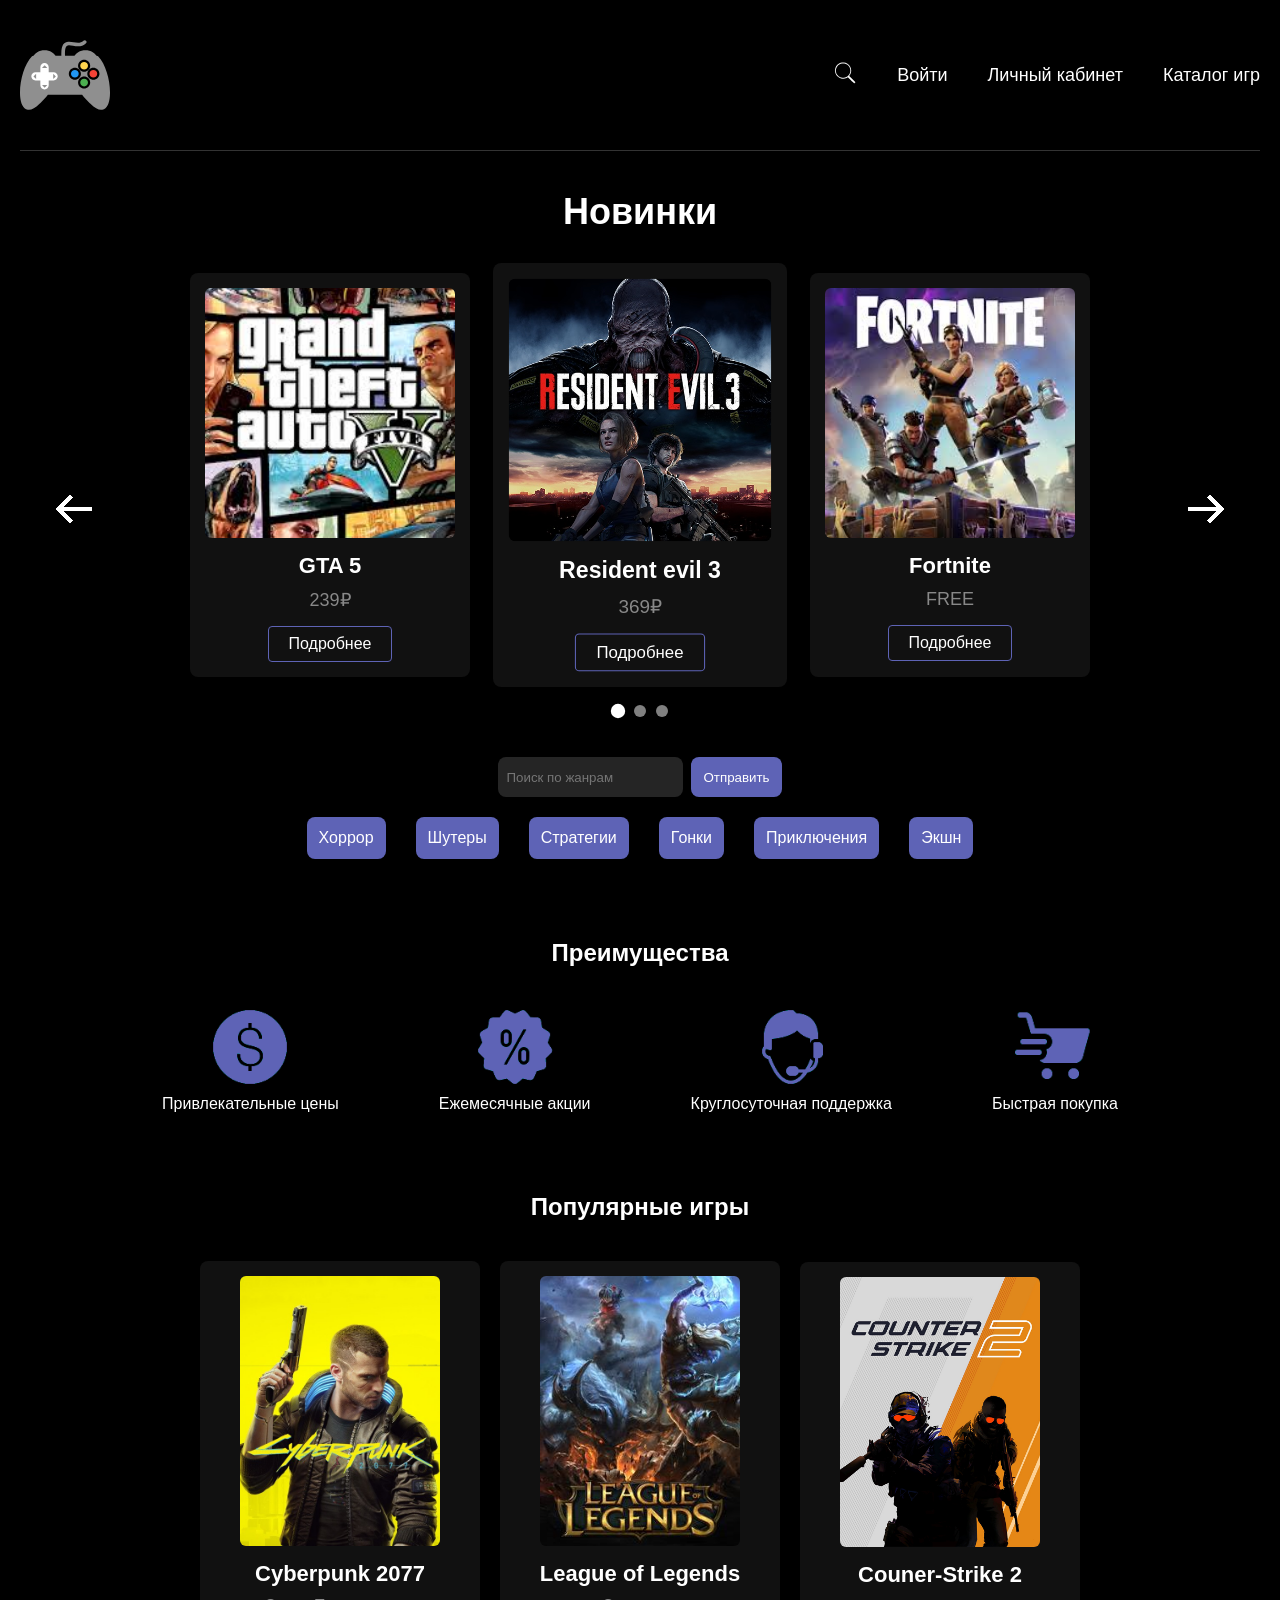
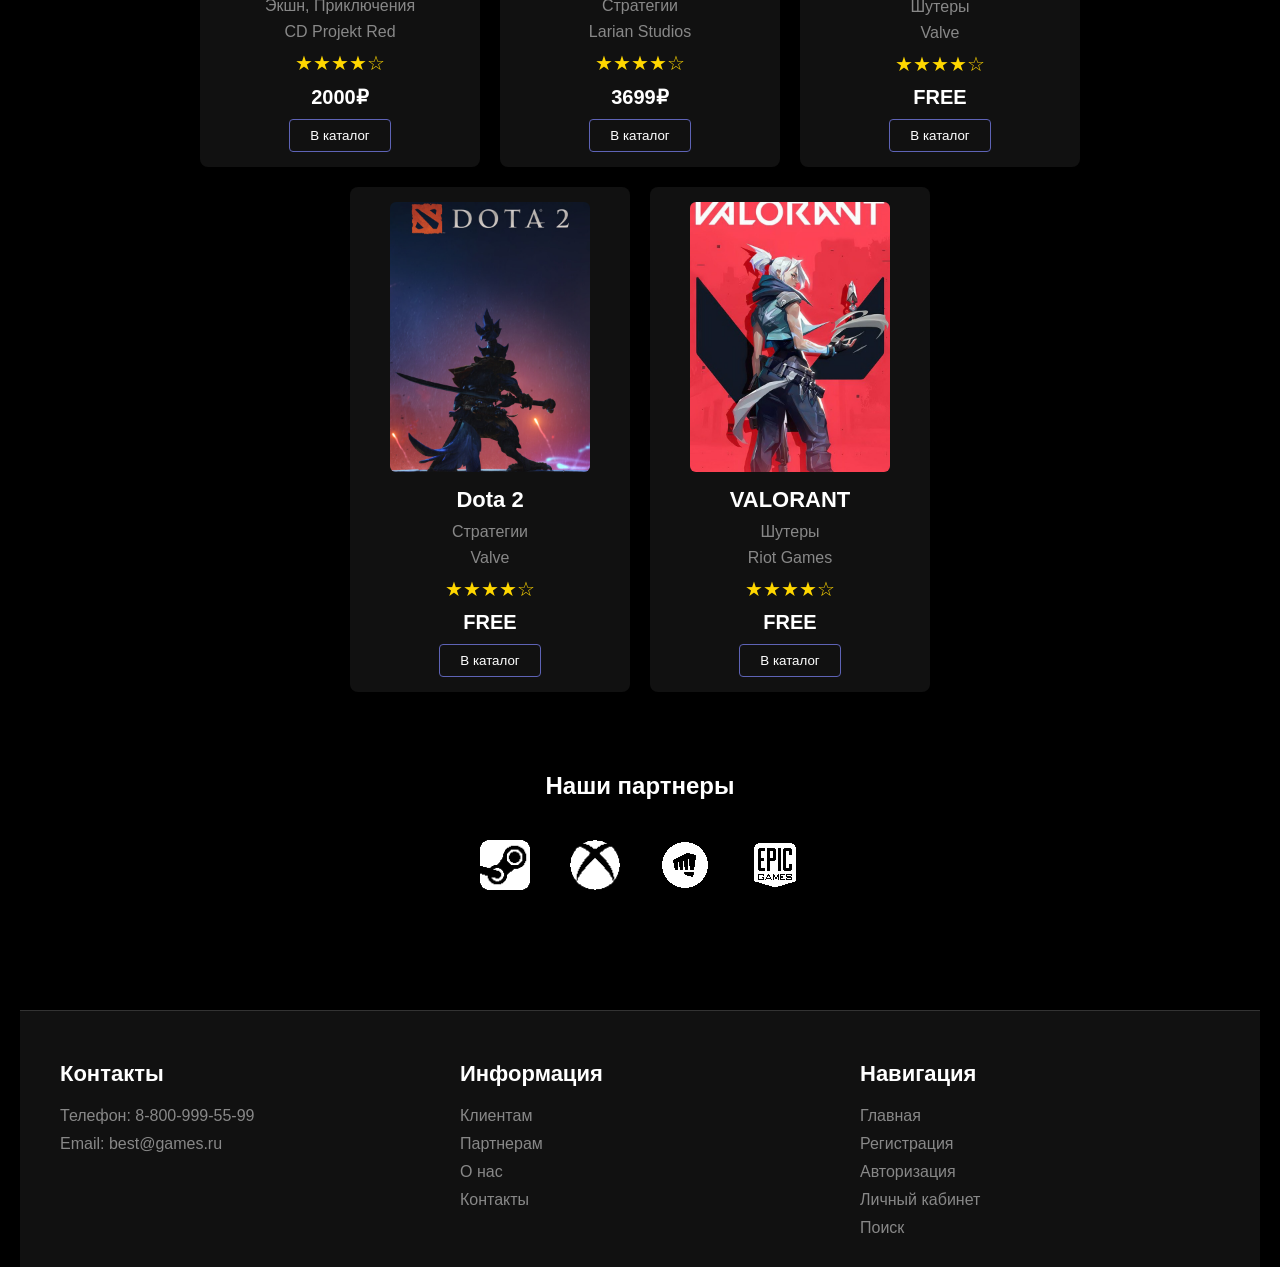
<file: index.html>
<!DOCTYPE html data>
<html lang="ru">

<head>
    <meta charset="UTF-8">
    <meta name="viewport" content="width=device-width, initial-scale=1.0">
    <title>BestGames</title>
    <script>
        (function () {
            const t = localStorage.getItem('user-theme') || 'dark';
            document.documentElement.setAttribute('data-theme', t);
        })();
    </script>
    <link rel="stylesheet" href="css/style.css">
    <script src="./js/theme.js"></script>
    <script src="./js/slider.js"></script>
    <script defer src="./js/mobile-menu.js"></script>

</head>

<body>
    <div class="container">
        <!-- шапка сайта -->
        <header class="header">
            <div class="logo">
                <a href="index.html"><img src="images/logo.svg" alt="logo"></a>
            </div>
            <!-- Навигация -->
            <nav class="nav">
                <button class="m-menu">
                    <img class="burger-menu" src="/images/mobile-menu.png" alt="mobile menu">
                </button>
                <ul class="menu">
                    <li class="menu-item">
                        <a href="#search"><img class="icon-search" src="images/search.svg" alt="search"></a>
                    </li>
                    <li class="menu-item">
                        <a href="login.html">Войти</a>
                    </li>
                    <li class="menu-item">
                        <a href="profile.html">Личный кабинет</a>
                    </li>
                    <li class="menu-item">
                        <a href="catalog.html">Каталог игр</a>
                    </li>
                </ul>
            </nav>
        </header>

        <main class="main">
            <!-- блок "новинки" -->
            <section class="news">
                <h1>Новинки</h1>
                <div class="slider">
                    <div class="arrow prev">
                        <a href="#"><img class="icon-arrow-left" src="images/left.png" alt="left arrow"></a>
                    </div>
                    <div class="slides-container">
                        <div class="slide active">
                            <div class="game">
                                <img src="images/game1.jpeg" alt="GTA 5">
                                <h3>GTA 5</h3>
                                <p>239₽</p>
                                <a href="#">Подробнее</a>
                            </div>
                            <div class="game active">
                                <img src="images/game2.jpg" alt="Resident evil 3">
                                <h3>Resident evil 3</h3>
                                <p>369₽ </p>
                                <a href="#">Подробнее</a>
                            </div>
                            <div class="game">
                                <img src="images/game3.jpeg" alt="Fortnite">
                                <h3>Fortnite</h3>
                                <p>FREE</p>
                                <a href="#">Подробнее</a>
                            </div>
                        </div>

                        <div class="slide">
                            <div class="game">
                                <img src="images/game4.jpg" alt="Cyberpunk 2077">
                                <h3>Cyberpunk 2077</h3>
                                <p>1299₽</p>
                                <a href="#">Подробнее</a>
                            </div>
                            <div class="game active">
                                <img src="images/game5.jpg" alt="The Witcher 3">
                                <h3>The Witcher 3</h3>
                                <p>799₽</p>
                                <a href="#">Подробнее</a>
                            </div>
                            <div class="game">
                                <img src="images/game6.jpg" alt="Red Dead 2">
                                <h3>Red Dead 2</h3>
                                <p>1499₽</p>
                                <a href="#">Подробнее</a>
                            </div>
                        </div>

                        <div class="slide">
                            <div class="game">
                                <img src="images/game7.png" alt="Minecraft">
                                <h3>Minecraft</h3>
                                <p>599₽</p>
                                <a href="#">Подробнее</a>
                            </div>
                            <div class="game active">
                                <img src="images/game8.jpg" alt="Elden Ring">
                                <h3>Elden Ring</h3>
                                <p>2499₽</p>
                                <a href="#">Подробнее</a>
                            </div>
                            <div class="game">
                                <img src="images/game4.jpg" alt="Cyberpunk 2077">
                                <h3>Cyberpunk 2077</h3>
                                <p>1299₽</p>
                                <a href="#">Подробнее</a>
                            </div>
                        </div>
                    </div>
                    <div class="arrow next">
                        <a href="#"><img class="icon-arrow-right" src="images/right.png" alt="right arrow"></a>
                    </div>
                    <div class="slider-dots">
                        <span class="dot active"></span>
                        <span class="dot"></span>
                        <span class="dot"></span>
                    </div>


            </section>
            <!-- блок "поиск по жанрам" -->
            <section class="search" id="search">
                <form action="#">
                    <input type="text" placeholder="Поиск по жанрам">
                    <button type="submit">Отправить</button>
                </form>
                <div class="zhanr">
                    <ul>
                        <li class="zhanr-item"><a href="#">Хоррор</a></li>
                        <li class="zhanr-item"><a href="#">Шутеры</a></li>
                        <li class="zhanr-item"><a href="#">Стратегии</a></li>
                        <li class="zhanr-item"><a href="#">Гонки</a></li>
                        <li class="zhanr-item"><a href="#">Приключения</a></li>
                        <li class="zhanr-item"><a href="#">Экшн</a></li>
                    </ul>
                </div>
            </section>
            <!-- блок с инфографикой о преимуществах маркетплейса-->
            <section class="infographika">
                <h2>Преимущества</h2>
                <div class="items">
                    <div class="item">
                        <img src="images/infographika2.png" alt="price">
                        <p>Привлекательные цены</p>
                    </div>
                    <div class="item">
                        <img src="images/infographika4.png" alt="sale">
                        <p>Ежемесячные акции</p>
                    </div>
                    <div class="item">
                        <img src="images/infographika3.png" alt="help">
                        <p>Круглосуточная поддержка</p>
                    </div>
                    <div class="item">
                        <img src="images/infographika1.png" alt="fast buy">
                        <p>Быстрая покупка</p>
                    </div>
                </div>
            </section>
            <!-- блок "Популярные игры" -->
            <section class="popular-games">
                <h2>Популярные игры</h2>
                <div class="slider">
                    <a href="./catalog.html" class="game">
                        <img src="images/popular-game5.jpg" alt="game">
                        <h3>Cyberpunk 2077</h3>
                        <p>Экшн, Приключения</p>
                        <p>CD Projekt Red</p>
                        <div class="stars">★★★★☆</div>
                        <p class="price">2000₽</p>
                        <button class="catalog-btn">В каталог</button>
                    </a>
                    <a href="./catalog.html" class="game">
                        <img src="images/popular-game2.jpg" alt="game">
                        <h3>League of Legends</h3>
                        <p>Стратегии</p>
                        <p>Larian Studios</p>
                        <div class="stars">★★★★☆</div>
                        <p class="price">3699₽</p>
                        <button class="catalog-btn">В каталог</button>
                    </a>
                    <a href="./catalog.html" class="game">
                        <img src="images/popular-game1.jpg" alt="game">
                        <h3>Couner-Strike 2</h3>
                        <p>Шутеры</p>
                        <p>Valve</p>
                        <div class="stars">★★★★☆</div>
                        <p class="price">FREE</p>
                        <button class="catalog-btn">В каталог</button>
                    </a>
                    <a href="./catalog.html" class="game">
                        <img src="images/popular-game4.jpg" alt="game">
                        <h3>Dota 2</h3>
                        <p>Стратегии</p>
                        <p>Valve</p>
                        <div class="stars">★★★★☆</div>
                        <p class="price">FREE</p>
                        <button class="catalog-btn">В каталог</button>
                    </a>
                    <a href="./catalog.html" class="game">
                        <img src="images/popular-game3.jpg " alt="game">
                        <h3>VALORANT</h3>
                        <p>Шутеры</p>
                        <p>Riot Games</p>
                        <div class="stars">★★★★☆</div>
                        <p class="price">FREE</p>
                        <button class="catalog-btn">В каталог</button>
                    </a>
                </div>
            </section>

            <section class="companies">
                <h2>Наши партнеры</h2>
                <div class="company">
                    <img class="icon-company1" src="images/company1.png" alt="steam">
                    <img class="icon-company2" src="images/company2.png" alt="xbox">
                    <img class="icon-company3" src="images/company3.png" alt="riot games">
                    <img class="icon-company4" src="images/company4.png" alt="epic games">
                </div>
            </section>
        </main>
        <footer class="footer">
            <div class="footer-content">
                <div class="footer-section">
                    <h3>Контакты</h3>
                    <p>Телефон: 8-800-999-55-99</p>
                    <p>Email: best@games.ru</p>
                </div>

                <div class="footer-section">
                    <h3>Информация</h3>
                    <p><a href="#">Клиентам</a></p>
                    <p><a href="#">Партнерам</a></p>
                    <p><a href="#">О нас</a></p>
                    <p><a href="#">Контакты</a></p>
                </div>

                <div class="footer-section">
                    <h3>Навигация</h3>
                    <p><a href="index.html">Главная</a></p>
                    <p><a href="register.html">Регистрация</a></p>
                    <p><a href="login.html">Авторизация</a></p>
                    <p><a href="profile.html">Личный кабинет</a></p>
                    <p><a href="#search">Поиск</a></p>
                </div>
            </div>
        </footer>
    </div>
</body>

</html>
</file>
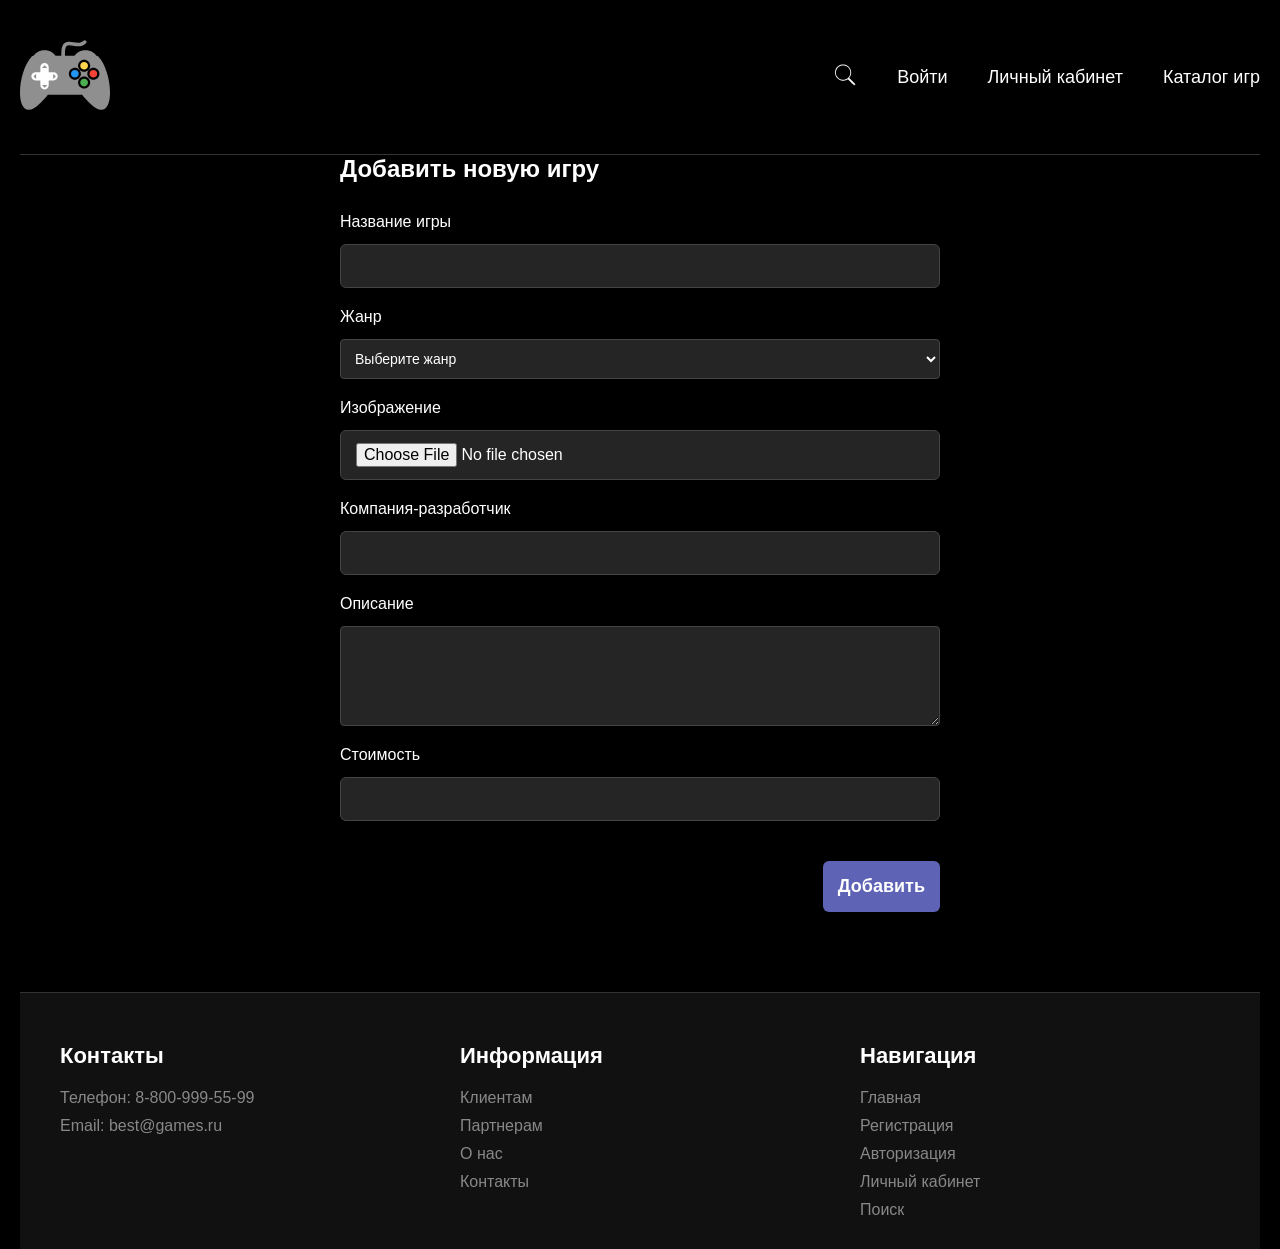
<file: admin.html>
<!DOCTYPE html>
<html lang="ru">
<head>
    <meta charset="UTF-8">
    <meta name="viewport" content="width=device-width, initial-scale=1.0">
    <title>Добавление игры - Админка</title>
    <script>
        (function() {
            const t = localStorage.getItem('user-theme') || 'dark';
            document.documentElement.setAttribute('data-theme', t);
        })();
    </script>
    <link rel="stylesheet" href="css/style.css">
    <script src="./js/theme.js"></script>
    <script defer src="./js/mobile-menu.js"></script>
</head>
<body>
    <div class="container">
        <!-- шапка сайта -->
        <header class="header">
            <div class="logo">
                <a href="index.html"><img src="images/logo.svg" alt="logo"></a>
            </div>
            <!-- Навигация -->
            <nav class="nav">
                <button class="m-menu">
                    <img class="burger-menu" src="/images/mobile-menu.png" alt="mobile menu">
                </button>
                <ul class="menu">
                    <li class="menu-item">
                        <a href="#search"><img class="icon-search" src="images/search.svg" alt="search"></a>
                    </li>
                    <li class="menu-item">
                        <a href="login.html">Войти</a>
                    </li>
                    <li class="menu-item">
                        <a href="profile.html">Личный кабинет</a>
                    </li>
                    <li class="menu-item">
                        <a href="catalog.html">Каталог игр</a>
                    </li>
                </ul>
            </nav>
        </header>
        <!-- форма добавления новой игры -->
        <div class="form-container">
            <h1 class="form-title">Добавить новую игру</h1>
            
            <form id="addGameForm">
                <!-- Название игры -->
                <div class="form-group">
                    <label class="form-label">Название игры</label>
                    <input type="text" class="form-input" required>
                </div>
                
                <!-- Жанр -->
                <div class="form-group">
                    <label class="form-label">Жанр</label>
                    <select class="form-input" required>
                        <option value="">Выберите жанр</option>
                        <option value="action">Экшен</option>
                        <option value="strategy">Стратегия</option>
                        <option value="adventure">Приключения</option>
                    </select>
                </div>
                
                <!-- Изображение -->
                <div class="form-group">
                    <label class="form-label">Изображение</label>
                    <input type="file" class="image-input" accept="image/*" required>
                </div>
                
                <!-- Компания-разработчик -->
                <div class="form-group">
                    <label class="form-label">Компания-разработчик</label>
                    <input type="text" class="form-input" required>
                </div>
                
                <!-- Описание -->
                <div class="form-group">
                    <label class="form-label">Описание</label>
                    <textarea class="form-input" required></textarea>
                </div>
                
                <!-- Стоимость -->
                <div class="form-group">
                    <label class="form-label">Стоимость</label>
                    <input type="number" class="form-input" min="0" step="0.01" required>
                </div>
                
                <!-- Кнопка Добавить -->
                <div class="form-actions">
                    <button type="submit" class="btn btn-primary">Добавить</button>
                </div>
            </form>
        </div>
        <!-- подвал сайта -->
        <footer class="footer">
            <div class="footer-content">
                <div class="footer-section">
                    <h3>Контакты</h3>
                    <p>Телефон: 8-800-999-55-99</p>
                    <p>Email: best@games.ru</p>
                </div>

                <div class="footer-section">
                    <h3>Информация</h3>
                    <p><a href="#">Клиентам</a></p>
                    <p><a href="#">Партнерам</a></p>
                    <p><a href="#">О нас</a></p>
                    <p><a href="#">Контакты</a></p>
                </div>

                <div class="footer-section">
                    <h3>Навигация</h3>
                    <p><a href="index.html">Главная</a></p>
                    <p><a href="register.html">Регистрация</a></p>
                    <p><a href="login.html">Авторизация</a></p>
                    <p><a href="profile.html">Личный кабинет</a></p>
                    <p><a href="#search">Поиск</a></p>
                </div>
            </div>
        </footer>
    </div>
</body>
</html>
</file>
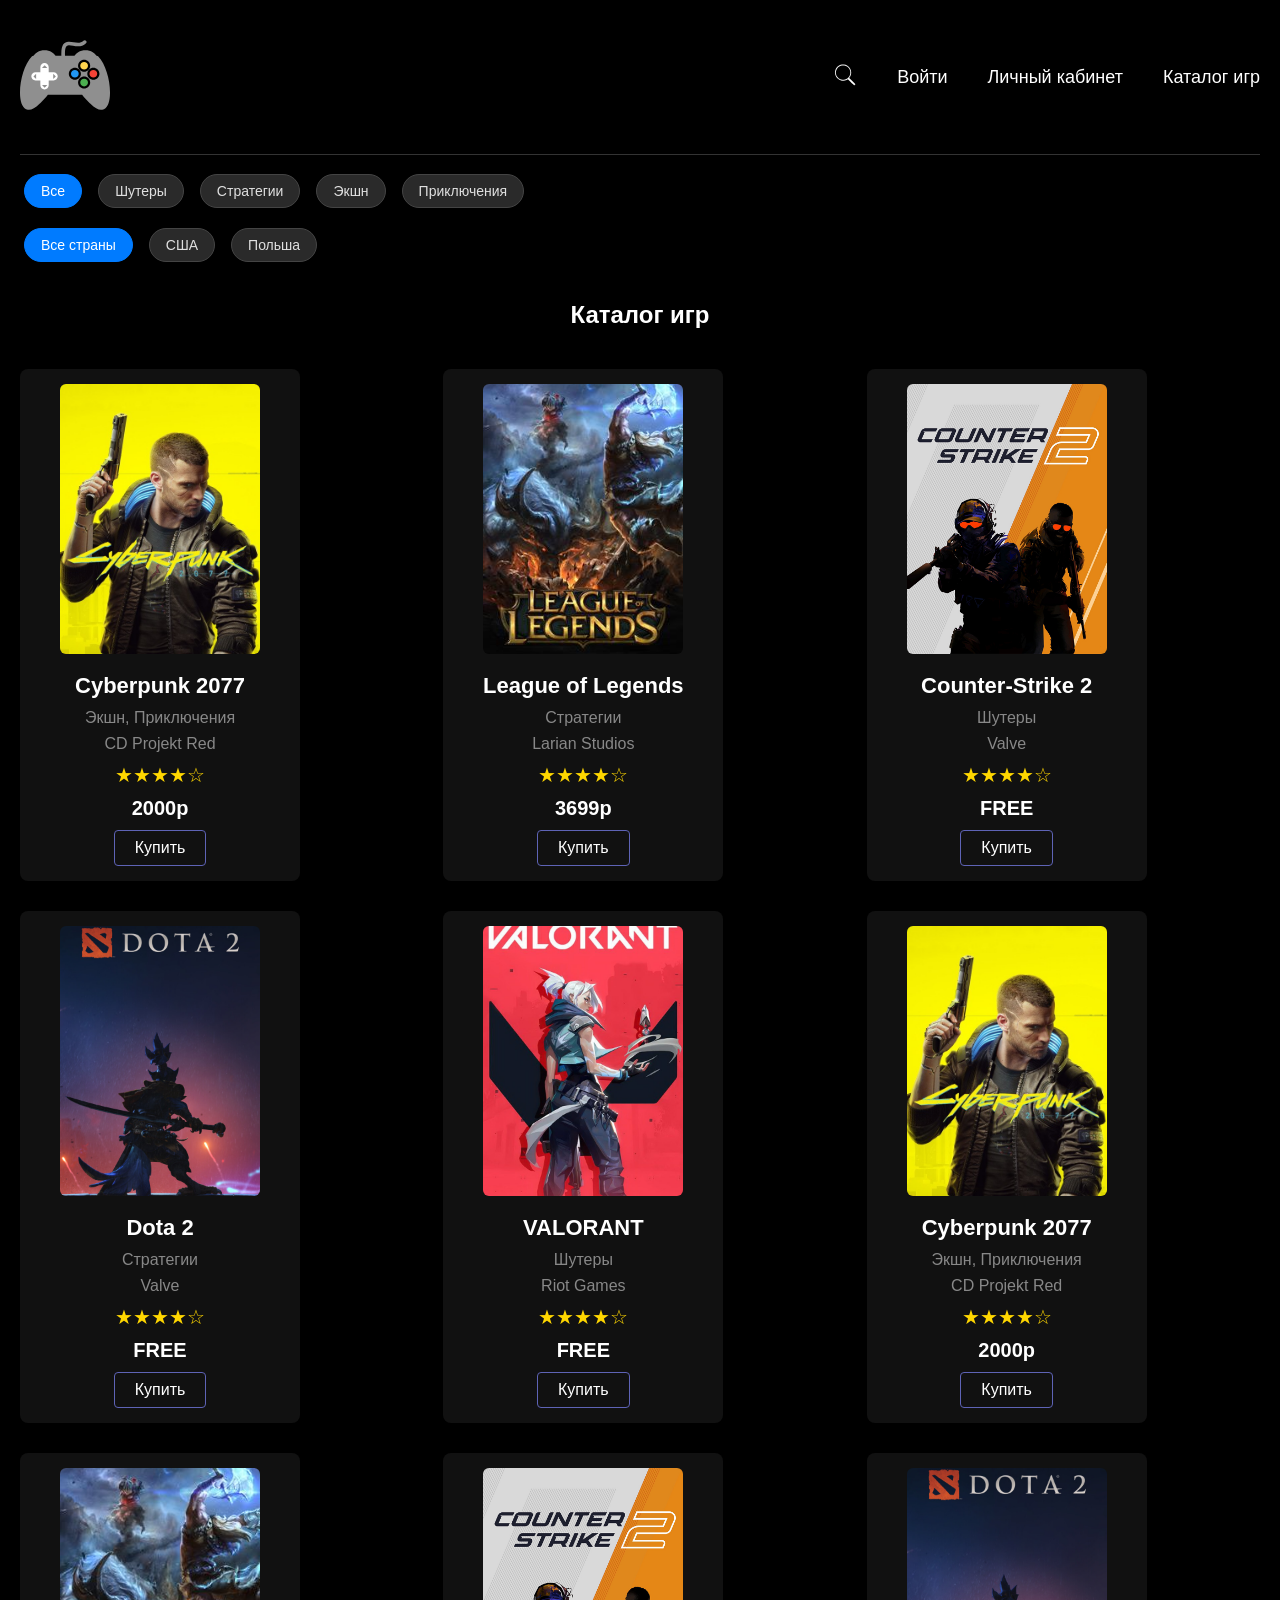
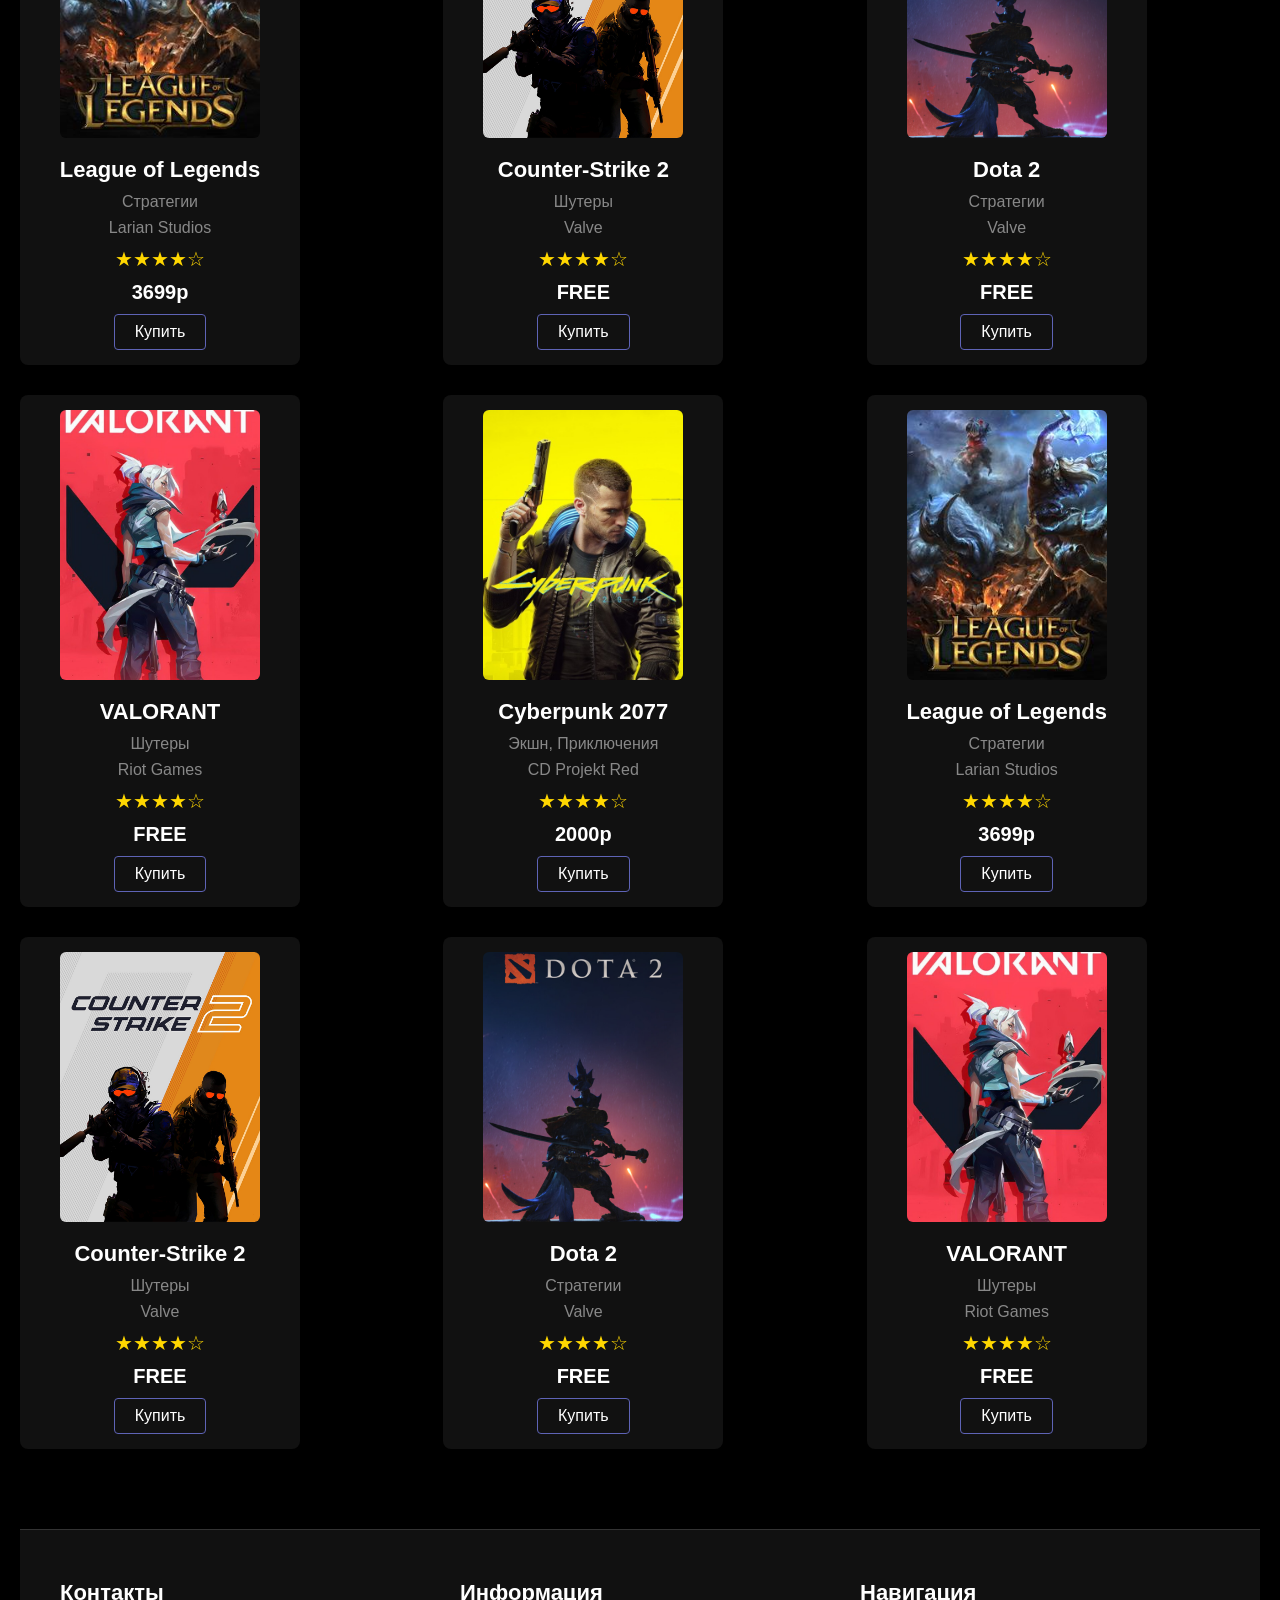
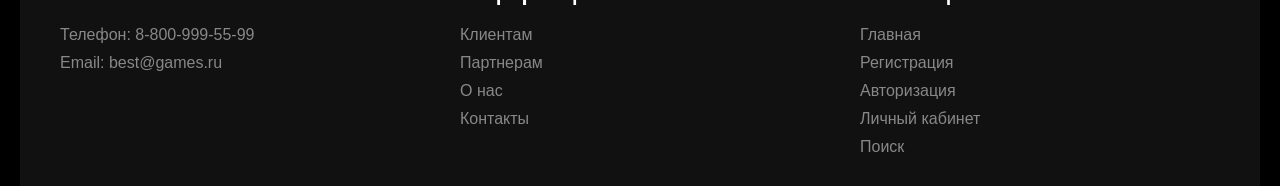
<file: catalog.html>
<!DOCTYPE html>
<html lang="ru">

<head>
    <meta charset="UTF-8">
    <meta name="viewport" content="width=device-width, initial-scale=1.0">
    <title>Каталог</title>
    <script>
        (function () {
            const t = localStorage.getItem('user-theme') || 'dark';
            document.documentElement.setAttribute('data-theme', t);
        })();
    </script>
    <link rel="stylesheet" href="css/style.css">
    <script src="./js/theme.js"></script>
    <script defer src="./js/mobile-menu.js"></script>
</head>

<body>
    <div class="container">
        <header class="header">
            <div class="logo">
                <a href="index.html"><img src="images/logo.svg" alt="logo"></a>
            </div>
            <!-- Навигация -->
            <nav class="nav">
                <button class="m-menu">
                    <img class="burger-menu" src="/images/mobile-menu.png" alt="mobile menu">
                </button>
                <ul class="menu">
                    <li class="menu-item">
                        <a href="#search"><img class="icon-search" src="images/search.svg" alt="search"></a>
                    </li>
                    <li class="menu-item">
                        <a href="login.html">Войти</a>
                    </li>
                    <li class="menu-item">
                        <a href="profile.html">Личный кабинет</a>
                    </li>
                    <li class="menu-item">
                        <a href="catalog.html">Каталог игр</a>
                    </li>
                </ul>
            </nav>
        </header>

        <input type="radio" name="genre" id="genre-all" checked>
        <input type="radio" name="genre" id="genre-shooter">
        <input type="radio" name="genre" id="genre-strategy">
        <input type="radio" name="genre" id="genre-action">
        <input type="radio" name="genre" id="genre-adventure">
        <input type="radio" name="genre" id="genre-horror">
        <input type="radio" name="genre" id="genre-racing">

        <input type="radio" name="country" id="country-all" checked>
        <input type="radio" name="country" id="country-usa">
        <input type="radio" name="country" id="country-poland">

        <section class="filters">
            <div class="ganre-filter">
                <label for="genre-all" class="filter-btn">Все</label>
                <label for="genre-shooter" class="filter-btn">Шутеры</label>
                <label for="genre-strategy" class="filter-btn">Стратегии</label>
                <label for="genre-action" class="filter-btn">Экшн</label>
                <label for="genre-adventure" class="filter-btn">Приключения</label>
                <!-- <label for="genre-horror" class="filter-btn">Хоррор</label>
                <label for="genre-racing" class="filter-btn">Гонки</label> -->
            </div>
            <div class="country-filter">
                <label for="country-all" class="filter-btn">Все страны</label>
                <label for="country-usa" class="filter-btn">США</label>
                <label for="country-poland" class="filter-btn">Польша</label>
            </div>
        </section>

        <section class="popular-games">
            <h2>Каталог игр</h2>
            <div class="slider-grid">
                <div class="game" data-genre="action adventure" data-country="poland">
                    <img src="images/popular-game5.jpg" alt="game">
                    <h3>Cyberpunk 2077</h3>
                    <p>Экшн, Приключения</p>
                    <p>CD Projekt Red</p>
                    <div class="stars">★★★★☆</div>
                    <p class="price">2000p</p>
                    <a href="#">Купить</a>
                </div>
                <div class="game" data-genre="strategy" data-country="usa">
                    <img src="images/popular-game2.jpg" alt="game">
                    <h3>League of Legends</h3>
                    <p>Стратегии</p>
                    <p>Larian Studios</p>
                    <div class="stars">★★★★☆</div>
                    <p class="price">3699р</p>
                    <a href="#">Купить</a>
                </div>
                <div class="game" data-genre="shooter" data-country="usa">
                    <img src="images/popular-game1.jpg" alt="game">
                    <h3>Counter-Strike 2</h3>
                    <p>Шутеры</p>
                    <p>Valve</p>
                    <div class="stars">★★★★☆</div>
                    <p class="price">FREE</p>
                    <a href="#">Купить</a>
                </div>
                <div class="game" data-genre="strategy" data-country="usa">
                    <img src="images/popular-game4.jpg" alt="game">
                    <h3>Dota 2</h3>
                    <p>Стратегии</p>
                    <p>Valve</p>
                    <div class="stars">★★★★☆</div>
                    <p class="price">FREE</p>
                    <a href="#">Купить</a>
                </div>
                <div class="game" data-genre="shooter" data-country="usa">
                    <img src="images/popular-game3.jpg" alt="game">
                    <h3>VALORANT</h3>
                    <p>Шутеры</p>
                    <p>Riot Games</p>
                    <div class="stars">★★★★☆</div>
                    <p class="price">FREE</p>
                    <a href="#">Купить</a>
                </div>
                <div class="game" data-genre="action adventure" data-country="poland">
                    <img src="images/popular-game5.jpg" alt="game">
                    <h3>Cyberpunk 2077</h3>
                    <p>Экшн, Приключения</p>
                    <p>CD Projekt Red</p>
                    <div class="stars">★★★★☆</div>
                    <p class="price">2000p</p><a href="#">Купить</a>
                </div>
                <div class="game" data-genre="strategy" data-country="usa">
                    <img src="images/popular-game2.jpg" alt="game">
                    <h3>League of Legends</h3>
                    <p>Стратегии</p>
                    <p>Larian Studios</p>
                    <div class="stars">★★★★☆</div>
                    <p class="price">3699р</p><a href="#">Купить</a>
                </div>
                <div class="game" data-genre="shooter" data-country="usa">
                    <img src="images/popular-game1.jpg" alt="game">
                    <h3>Counter-Strike 2</h3>
                    <p>Шутеры</p>
                    <p>Valve</p>
                    <div class="stars">★★★★☆</div>
                    <p class="price">FREE</p><a href="#">Купить</a>
                </div>
                <div class="game" data-genre="strategy" data-country="usa">
                    <img src="images/popular-game4.jpg" alt="game">
                    <h3>Dota 2</h3>
                    <p>Стратегии</p>
                    <p>Valve</p>
                    <div class="stars">★★★★☆</div>
                    <p class="price">FREE</p><a href="#">Купить</a>
                </div>
                <div class="game" data-genre="shooter" data-country="usa">
                    <img src="images/popular-game3.jpg" alt="game">
                    <h3>VALORANT</h3>
                    <p>Шутеры</p>
                    <p>Riot Games</p>
                    <div class="stars">★★★★☆</div>
                    <p class="price">FREE</p><a href="#">Купить</a>
                </div>
                <div class="game" data-genre="action adventure" data-country="poland">
                    <img src="images/popular-game5.jpg" alt="game">
                    <h3>Cyberpunk 2077</h3>
                    <p>Экшн, Приключения</p>
                    <p>CD Projekt Red</p>
                    <div class="stars">★★★★☆</div>
                    <p class="price">2000p</p><a href="#">Купить</a>
                </div>
                <div class="game" data-genre="strategy" data-country="usa">
                    <img src="images/popular-game2.jpg" alt="game">
                    <h3>League of Legends</h3>
                    <p>Стратегии</p>
                    <p>Larian Studios</p>
                    <div class="stars">★★★★☆</div>
                    <p class="price">3699р</p><a href="#">Купить</a>
                </div>
                <div class="game" data-genre="shooter" data-country="usa">
                    <img src="images/popular-game1.jpg" alt="game">
                    <h3>Counter-Strike 2</h3>
                    <p>Шутеры</p>
                    <p>Valve</p>
                    <div class="stars">★★★★☆</div>
                    <p class="price">FREE</p><a href="#">Купить</a>
                </div>
                <div class="game" data-genre="strategy" data-country="usa">
                    <img src="images/popular-game4.jpg" alt="game">
                    <h3>Dota 2</h3>
                    <p>Стратегии</p>
                    <p>Valve</p>
                    <div class="stars">★★★★☆</div>
                    <p class="price">FREE</p><a href="#">Купить</a>
                </div>
                <div class="game" data-genre="shooter" data-country="usa">
                    <img src="images/popular-game3.jpg" alt="game">
                    <h3>VALORANT</h3>
                    <p>Шутеры</p>
                    <p>Riot Games</p>
                    <div class="stars">★★★★☆</div>
                    <p class="price">FREE</p><a href="#">Купить</a>
                </div>
            </div>
        </section>

        <footer class="footer">
            <div class="footer-content">
                <div class="footer-section">
                    <h3>Контакты</h3>
                    <p>Телефон: 8-800-999-55-99</p>
                    <p>Email: best@games.ru</p>
                </div>
                <div class="footer-section">
                    <h3>Информация</h3>
                    <p><a href="#">Клиентам</a></p>
                    <p><a href="#">Партнерам</a></p>
                    <p><a href="#">О нас</a></p>
                    <p><a href="#">Контакты</a></p>
                </div>
                <div class="footer-section">
                    <h3>Навигация</h3>
                    <p><a href="index.html">Главная</a></p>
                    <p><a href="register.html">Регистрация</a></p>
                    <p><a href="login.html">Авторизация</a></p>
                    <p><a href="profile.html">Личный кабинет</a></p>
                    <p><a href="#search">Поиск</a></p>
                </div>
            </div>
        </footer>
    </div>
</body>

</html>
</file>
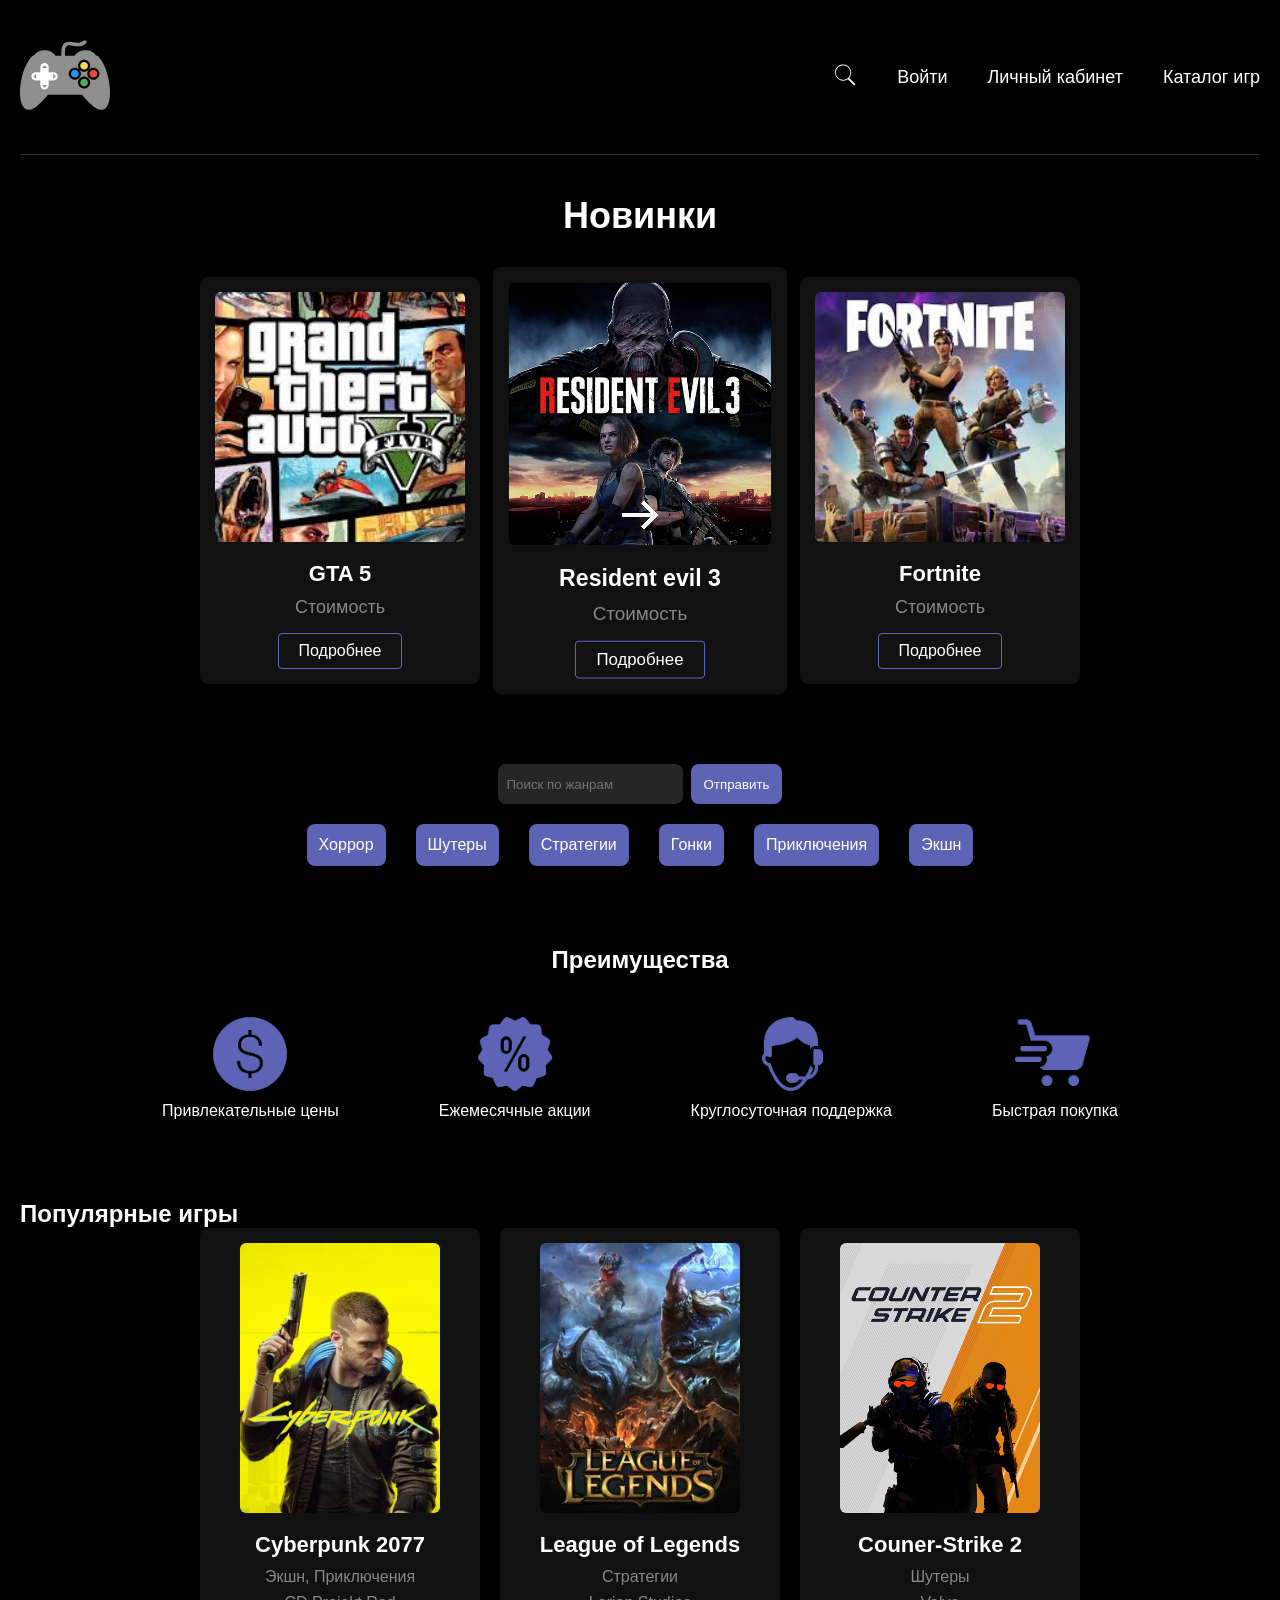
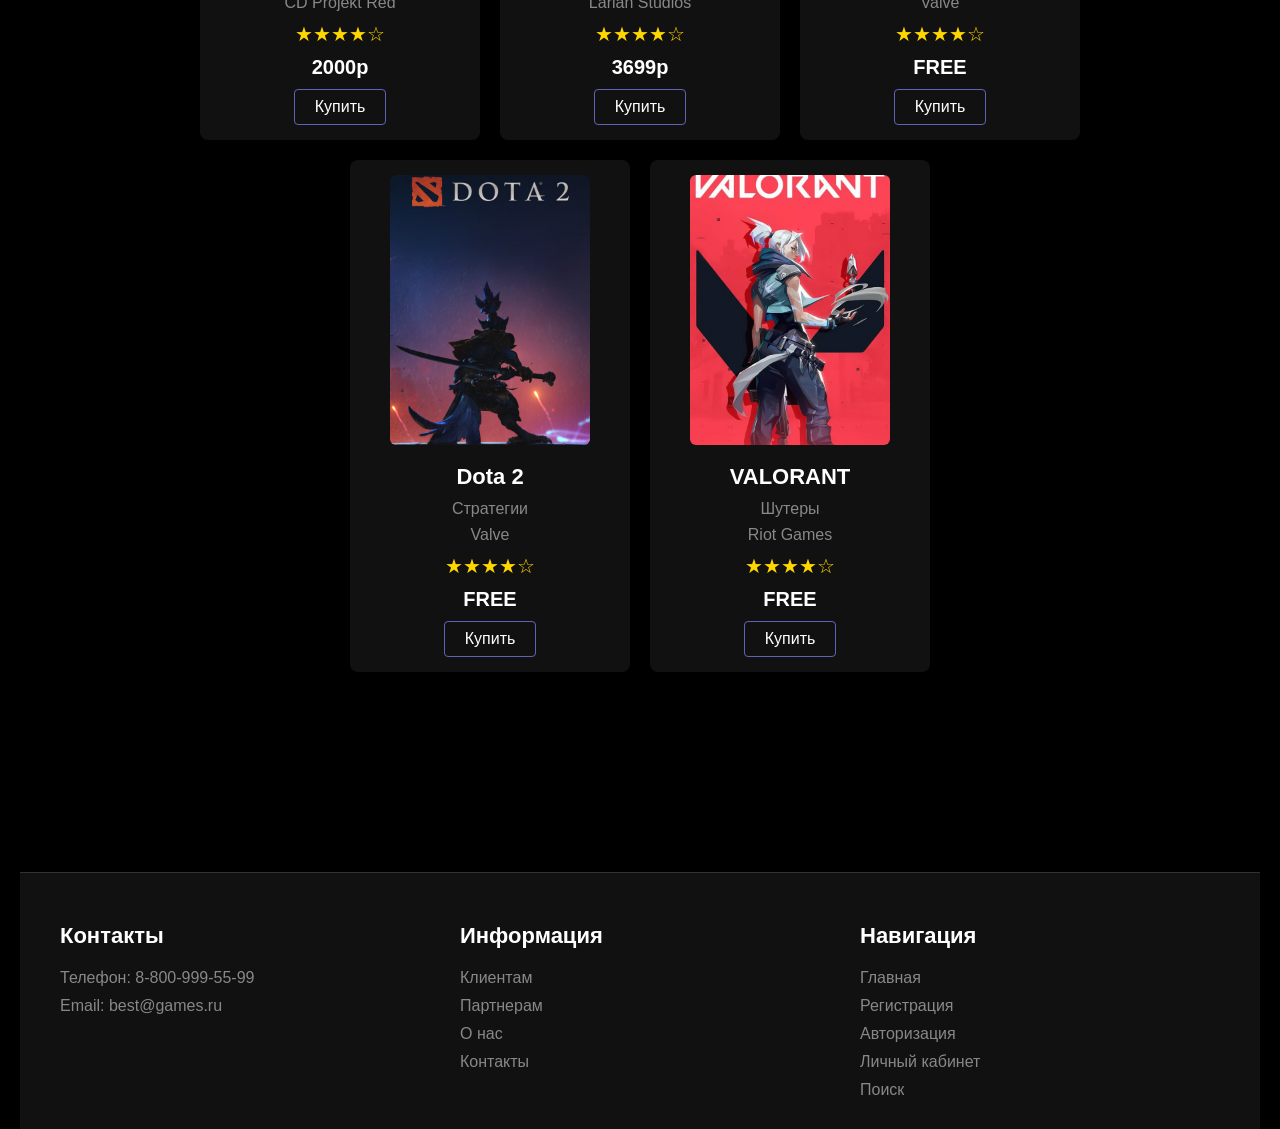
<file: index_light.html>
<!DOCTYPE html>
<html lang="ru">

<head>
    <meta charset="UTF-8">
    <meta name="viewport" content="width=device-width, initial-scale=1.0">
    <title>BestGames</title>
    <link rel="stylesheet" href="css/style.css">
    <script src="./js/theme.js"></script>
    <script defer src="./js/mobile-menu.js"></script>
</head>

<body class="light">
    <div class="container">
        <!-- шапка сайта -->
        <header class="header">
            <div class="logo">
                <a href="index.html"><img src="images/logo.svg" alt="logo"></a>
            </div>
            <!-- Навигация -->
            <nav class="nav">
                <button class="m-menu">
                    <img class="burger-menu" src="/images/mobile-menu.png" alt="mobile menu">
                </button>
                <ul class="menu">
                    <li class="menu-item">
                        <a href="#search"><img class="icon-search" src="images/search.svg" alt="search"></a>
                    </li>
                    <li class="menu-item">
                        <a href="login.html">Войти</a>
                    </li>
                    <li class="menu-item">
                        <a href="profile.html">Личный кабинет</a>
                    </li>
                    <li class="menu-item">
                        <a href="catalog.html">Каталог игр</a>
                    </li>
                </ul>
            </nav>
        </header>

        <main class="main">
            <!-- блок "новинки" -->
            <section class="news">
                <h1>Новинки</h1>
                <div class="slider">
                    <div class="arrow">
                        <a href="#"><img class="icon-arrow-left" src="images/left-for-light.png" alt="left arrow"></a>
                    </div>
                    <div class="game">
                        <img src="images/game1.jpeg" alt="GTA 5">
                        <h3>GTA 5</h3>
                        <p>Стоимость</p>
                        <a href="#">Подробнее</a>
                    </div>
                    <div class="game active">
                        <img src="images/game2.jpg" alt="Resident evil 3">
                        <h3>Resident evil 3</h3>
                        <p>Стоимость</p>
                        <a href="#">Подробнее</a>
                    </div>
                    <div class="game">
                        <img src="images/game3.jpeg" alt="Fortnite">
                        <h3>Fortnite</h3>
                        <p>Стоимость</p>
                        <a href="#">Подробнее</a>
                    </div>
                    <div class="arrow">
                        <a href="#"><img class="icon-arrow-right" src="images/right-for-light.png" alt="right arrow"></a>
                    </div>
                </div>
            </section>
            <!-- блок "поиск по жанрам" -->
            <section class="search">
                <form action="#">
                    <input type="text" placeholder="Поиск по жанрам">
                    <button type="submit">Отправить</button>
                </form>
                <div class="zhanr">
                    <ul>
                        <li class="zhanr-item"><a href="#">Хоррор</a></li>
                        <li class="zhanr-item"><a href="#">Шутеры</a></li>
                        <li class="zhanr-item"><a href="#">Стратегии</a></li>
                        <li class="zhanr-item"><a href="#">Гонки</a></li>
                        <li class="zhanr-item"><a href="#">Приключения</a></li>
                        <li class="zhanr-item"><a href="#">Экшн</a></li>
                    </ul>
                </div>
            </section>
            <!-- блок с инфографикой о преимуществах маркетплейса-->
            <section class="infographika">
                <h2>Преимущества</h2>
                <div class="items">
                    <div class="item">
                        <img src="images/infographika2.png" alt="price">
                        <p>Привлекательные цены</p>
                    </div>
                    <div class="item">
                        <img src="images/infographika4.png" alt="sale">
                        <p>Ежемесячные акции</p>
                    </div>
                    <div class="item">
                        <img src="images/infographika3.png" alt="help">
                        <p>Круглосуточная поддержка</p>
                    </div>
                    <div class="item">
                        <img src="images/infographika1.png" alt="fast buy">
                        <p>Быстрая покупка</p>
                    </div>
                </div>
            </section>
            <!-- блок "Популярные игры" -->
            <section class="popular-games">
                <h1>Популярные игры</h1>
                <div class="slider">
                    <div class="game">
                        <img src="images/popular-game5.jpg" alt="game">
                        <h3>Cyberpunk 2077</h3>
                        <p>Экшн, Приключения</p>
                        <p>CD Projekt Red</p>
                        <div class="stars">★★★★☆</div>
                        <p class="price">2000p</p>
                        <a href="#">Купить</a>
                    </div>
                    <div class="game">
                        <img src="images/popular-game2.jpg" alt="game">
                        <h3>League of Legends</h3>
                        <p>Стратегии</p>
                        <p>Larian Studios</p>
                        <div class="stars">★★★★☆</div>
                        <p class="price">3699р</p>
                        <a href="#">Купить</a>
                    </div>
                    <div class="game">
                        <img src="images/popular-game1.jpg" alt="game">
                        <h3>Couner-Strike 2</h3>
                        <p>Шутеры</p>
                        <p>Valve</p>
                        <div class="stars">★★★★☆</div>
                        <p class="price">FREE</p>
                        <a href="#">Купить</a>
                    </div>
                    <div class="game">
                        <img src="images/popular-game4.jpg" alt="game">
                        <h3>Dota 2</h3>
                        <p>Стратегии</p>
                        <p>Valve</p>
                        <div class="stars">★★★★☆</div>
                        <p class="price">FREE</p>
                        <a href="#">Купить</a>
                    </div>
                    <div class="game">
                        <img src="images/popular-game3.jpg " alt="game">
                        <h3>VALORANT</h3>
                        <p>Шутеры</p>
                        <p>Riot Games</p>
                        <div class="stars">★★★★☆</div>
                        <p class="price">FREE</p>
                        <a href="#">Купить</a>
                    </div>
                </div>
            </section>
        </main>
        <footer class="footer">
            <div class="footer-content">
                <div class="footer-section">
                    <h3>Контакты</h3>
                    <p>Телефон: 8-800-999-55-99</p>
                    <p>Email: best@games.ru</p>
                </div>

                <div class="footer-section">
                    <h3>Информация</h3>
                    <p><a href="#">Клиентам</a></p>
                    <p><a href="#">Партнерам</a></p>
                    <p><a href="#">О нас</a></p>
                    <p><a href="#">Контакты</a></p>
                </div>

                <div class="footer-section">
                    <h3>Навигация</h3>
                    <p><a href="index.html">Главная</a></p>
                    <p><a href="register.html">Регистрация</a></p>
                    <p><a href="login.html">Авторизация</a></p>
                    <p><a href="profile.html">Личный кабинет</a></p>
                    <p><a href="#search">Поиск</a></p>
                </div>
            </div>
        </footer>
    </div>
</body>

</html>
</file>
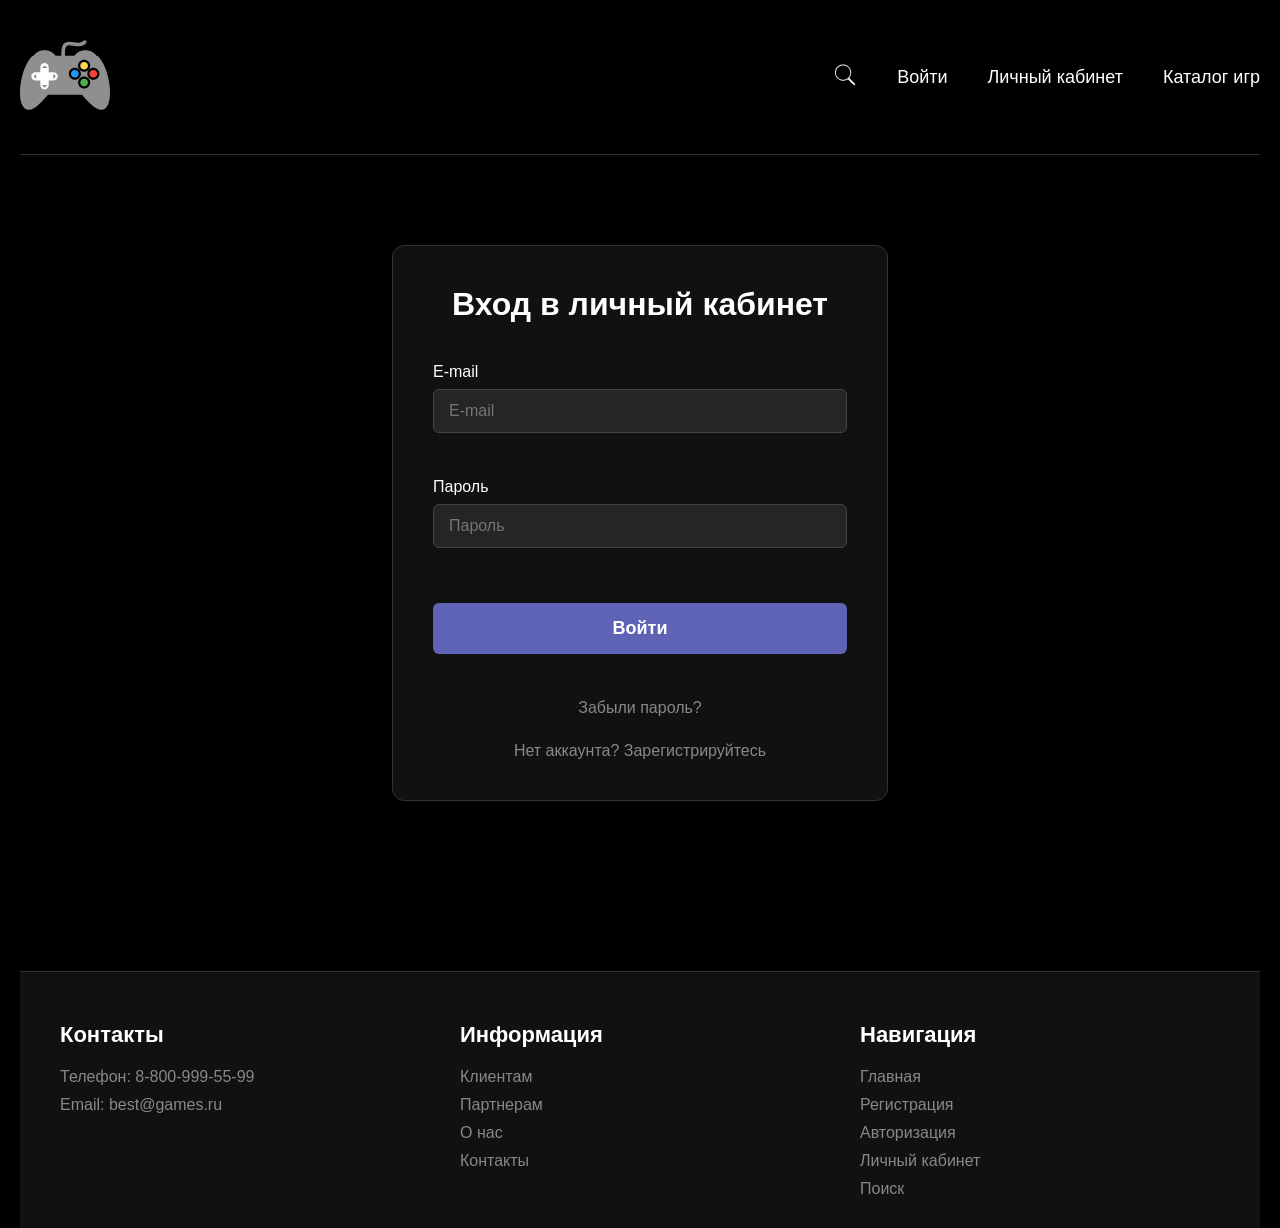
<file: login.html>
<!DOCTYPE html>
<html lang="ru">

<head>
    <meta charset="UTF-8">
    <meta name="viewport" content="width=device-width, initial-scale=1.0">
    <title>Вход - BestGames</title>
    <script>
        (function() {
            const t = localStorage.getItem('user-theme') || 'dark';
            document.documentElement.setAttribute('data-theme', t);
        })();
    </script>
    <link rel="stylesheet" href="css/style.css">
    <script src="./js/theme.js"></script>
    <script defer src="./js/mobile-menu.js"></script>
</head>

<body>
    <div class="container">
        <!-- шапка сайта -->
        <header class="header">
            <div class="logo">
                <a href="index.html"><img src="images/logo.svg" alt="logo"></a>
            </div>
            <!-- Навигация -->
            <nav class="nav">
                <button class="m-menu">
                    <img class="burger-menu" src="/images/mobile-menu.png" alt="mobile menu">
                </button>
                <ul class="menu">
                    <li class="menu-item">
                        <a href="#search"><img class="icon-search" src="images/search.svg" alt="search"></a>
                    </li>
                    <li class="menu-item">
                        <a href="login.html">Войти</a>
                    </li>
                    <li class="menu-item">
                        <a href="profile.html">Личный кабинет</a>
                    </li>
                    <li class="menu-item">
                        <a href="catalog.html">Каталог игр</a>
                    </li>
                </ul>
            </nav>
        </header>

        <main class="main">
            <div class="auth-page">
                <h1>Вход в личный кабинет</h1>
                <!-- форма авторизации -->
                <form class="auth-form">
                    <div class="form-group">
                        <label for="email">E-mail</label>
                        <input type="email" id="email" name="email" placeholder="E-mail" required>
                    </div>

                    <div class="form-group">
                        <label for="password">Пароль</label>
                        <input type="password" id="password" name="password" placeholder="Пароль" required>
                    </div>

                    <button type="submit" class="btn btn-primary">Войти</button>

                    <div class="form-links">
                        <a href="#" class="forgot-password">Забыли пароль?</a>
                        <a href="register.html" class="register-link">Нет аккаунта? Зарегистрируйтесь</a>
                    </div>
                </form>
            </div>
        </main>
        <!-- подвал сайта -->
        <footer class="footer">
            <div class="footer-content">
                <div class="footer-section">
                    <h3>Контакты</h3>
                    <p>Телефон: 8-800-999-55-99</p>
                    <p>Email: best@games.ru</p>
                </div>

                <div class="footer-section">
                    <h3>Информация</h3>
                    <p><a href="#">Клиентам</a></p>
                    <p><a href="#">Партнерам</a></p>
                    <p><a href="#">О нас</a></p>
                    <p><a href="#">Контакты</a></p>
                </div>

                <div class="footer-section">
                    <h3>Навигация</h3>
                    <p><a href="index.html">Главная</a></p>
                    <p><a href="register.html">Регистрация</a></p>
                    <p><a href="login.html">Авторизация</a></p>
                    <p><a href="profile.html">Личный кабинет</a></p>
                    <p><a href="#search">Поиск</a></p>
                </div>
            </div>
        </footer>
    </div>
</body>

</html>
</file>
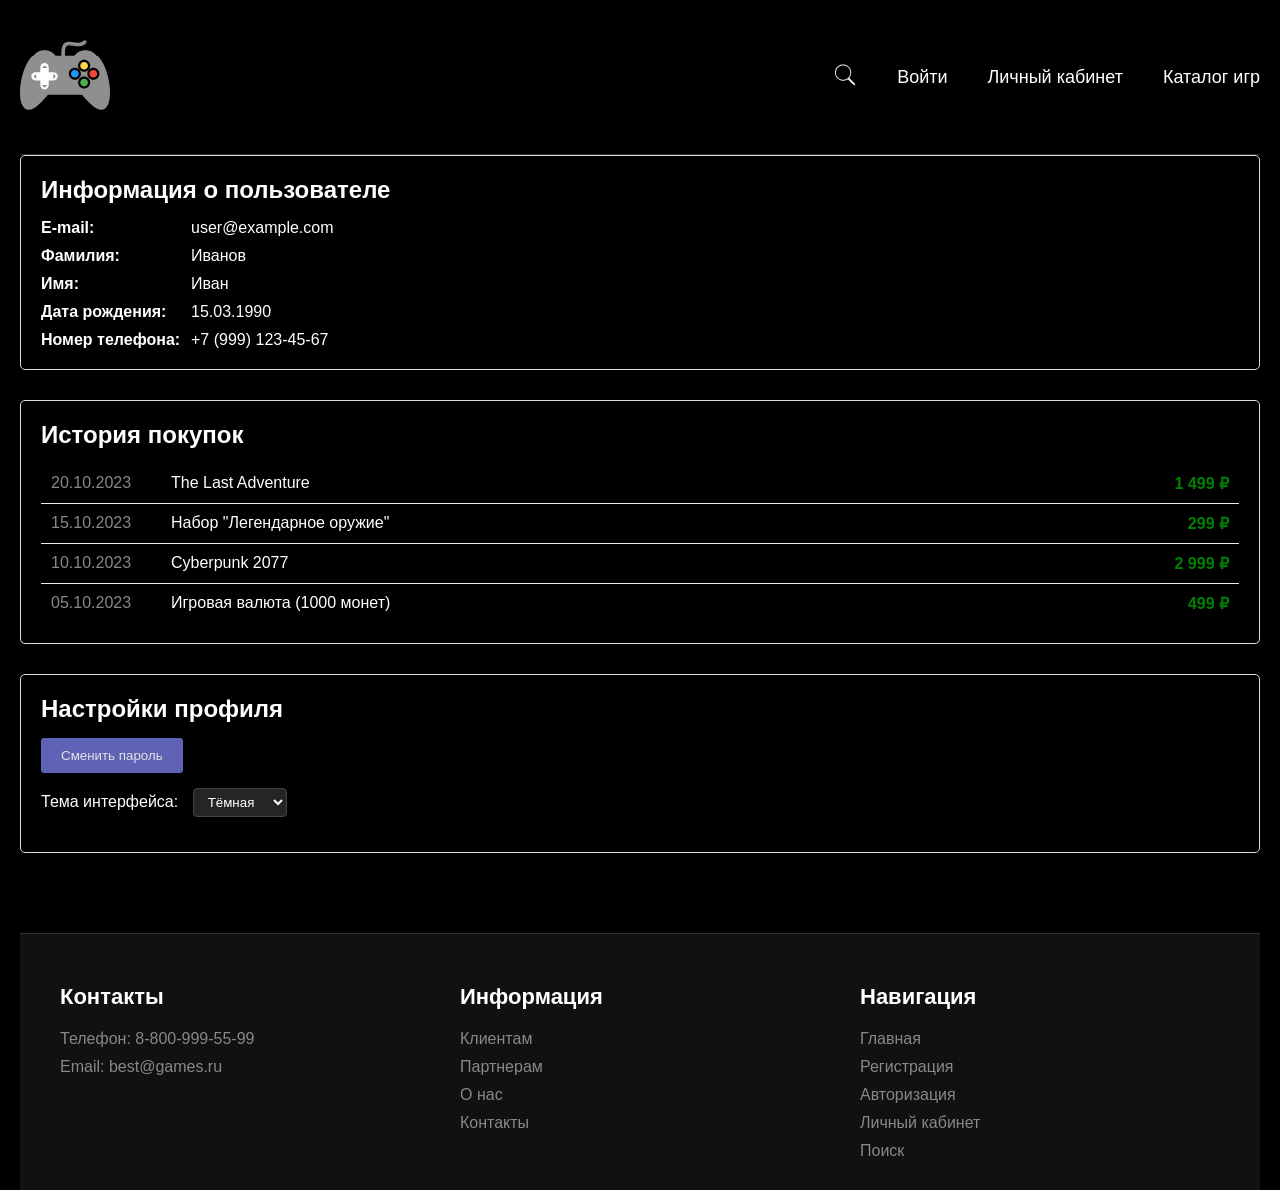
<file: profile.html>
<!DOCTYPE html>
<html lang="ru">

<head>
    <meta charset="UTF-8">
    <meta name="viewport" content="width=device-width, initial-scale=1.0">
    <title>Личный кабинет</title>
    <script>
        (function() {
            const t = localStorage.getItem('user-theme') || 'dark';
            document.documentElement.setAttribute('data-theme', t);
        })();
    </script>
    <link rel="stylesheet" href="css/style.css">
    <script src="./js/theme.js"></script>
    <script defer src="./js/mobile-menu.js"></script>
</head>

<body>
    <div class="container">
        <!-- шапка сайта -->
        <header class="header">
            <div class="logo">
                <a href="index.html"><img src="images/logo.svg" alt="logo"></a>
            </div>
            <!-- Навигация -->
            <nav class="nav">
                <button class="m-menu">
                    <img class="burger-menu" src="/images/mobile-menu.png" alt="mobile menu">
                </button>
                <ul class="menu">
                    <li class="menu-item">
                        <a href="#search"><img class="icon-search" src="images/search.svg" alt="search"></a>
                    </li>
                    <li class="menu-item">
                        <a href="login.html">Войти</a>
                    </li>
                    <li class="menu-item">
                        <a href="profile.html">Личный кабинет</a>
                    </li>
                    <li class="menu-item">
                        <a href="catalog.html">Каталог игр</a>
                    </li>
                </ul>
            </nav>
        </header>

        <main>
            <!-- Блок 1: Информация о пользователе -->
            <section class="user-info">
                <h2>Информация о пользователе</h2>
                <div class="info-content">
                    <div class="info-item">
                        <span class="label">E-mail:</span>
                        <span class="value">user@example.com</span>
                    </div>
                    <div class="info-item">
                        <span class="label">Фамилия:</span>
                        <span class="value">Иванов</span>
                    </div>
                    <div class="info-item">
                        <span class="label">Имя:</span>
                        <span class="value">Иван</span>
                    </div>
                    <div class="info-item">
                        <span class="label">Дата рождения:</span>
                        <span class="value">15.03.1990</span>
                    </div>
                    <div class="info-item">
                        <span class="label">Номер телефона:</span>
                        <span class="value">+7 (999) 123-45-67</span>
                    </div>
                </div>
            </section>

            <!-- Блок 2: История покупок -->
            <section class="pokupki-history">
                <h2>История покупок</h2>
                <table class="pokupki-list">
                    <tr class="pokupki-item">
                        <td class="pokupki-date">20.10.2023</td>
                        <td class="pokupki-name">The Last Adventure</td>
                        <td class="pokupki-price">1 499 ₽</td>
                    </tr>
                    <tr class="pokupki-item">
                        <td class="pokupki-date">15.10.2023</td>
                        <td class="pokupki-name">Набор "Легендарное оружие"</td>
                        <td class="pokupki-price">299 ₽</td>
                    </tr>
                    <tr class="pokupki-item">
                        <td class="pokupki-date">10.10.2023</td>
                        <td class="pokupki-name">Cyberpunk 2077</td>
                        <td class="pokupki-price">2 999 ₽</td>
                    </tr>
                    <tr class="pokupki-item">
                        <td class="pokupki-date">05.10.2023</td>
                        <td class="pokupki-name">Игровая валюта (1000 монет)</td>
                        <td class="pokupki-price">499 ₽</td>
                    </tr>
                </table>
            </section>

            <!-- Блок 3: Настройки профиля -->
            <section class="profile-settings">
                <h2>Настройки профиля</h2>
                <div class="settings-content">
                    <div class="setting-item">
                        <button class="change-password">Сменить пароль</button>
                    </div>
                    <div class="setting-item">
                        <label for="theme-select">Тема интерфейса:</label>
                        <select id="theme-select">
                            <option value="dark" selected>Тёмная</option>
                            <option value="light">Светлая</option>
                            <option value="black">Чёрная</option>
                            <option value="white">Белая</option>
                        </select>
                    </div>
                </div>
            </section>
            <!-- подвал сайта -->
            <footer class="footer">
                <div class="footer-content">
                    <div class="footer-section">
                        <h3>Контакты</h3>
                        <p>Телефон: 8-800-999-55-99</p>
                        <p>Email: best@games.ru</p>
                    </div>

                    <div class="footer-section">
                        <h3>Информация</h3>
                        <p><a href="#">Клиентам</a></p>
                        <p><a href="#">Партнерам</a></p>
                        <p><a href="#">О нас</a></p>
                        <p><a href="#">Контакты</a></p>
                    </div>

                    <div class="footer-section">
                        <h3>Навигация</h3>
                        <p><a href="index.html">Главная</a></p>
                        <p><a href="register.html">Регистрация</a></p>
                        <p><a href="login.html">Авторизация</a></p>
                        <p><a href="profile.html">Личный кабинет</a></p>
                        <p><a href="#search">Поиск</a></p>
                    </div>
                </div>
            </footer>
        </main>
    </div>
</body>

</html>
</file>
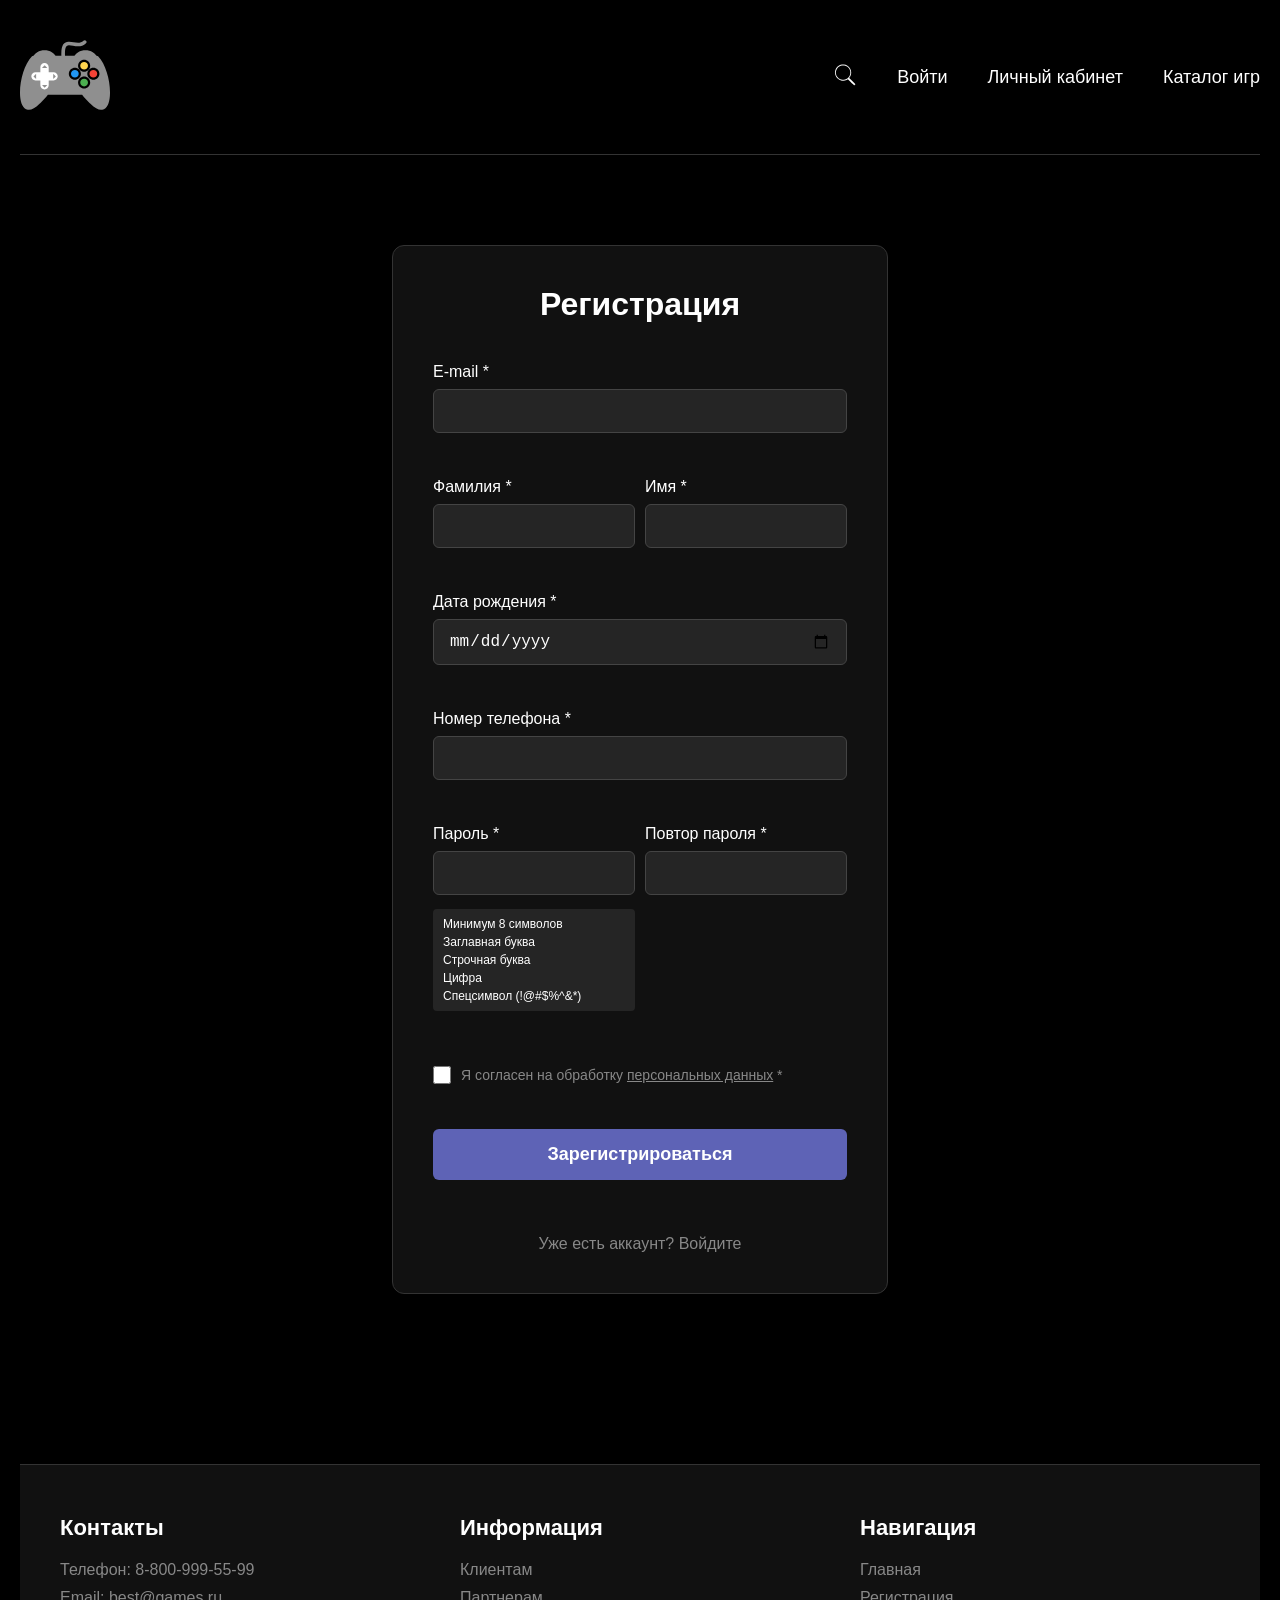
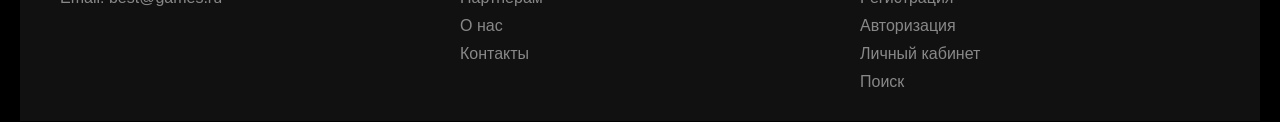
<file: register.html>
<!DOCTYPE html>
<html lang="ru">

<head>
    <meta charset="UTF-8">
    <meta name="viewport" content="width=device-width, initial-scale=1.0">
    <title>Регистрация - BestGames</title>
    <script>
        (function () {
            const t = localStorage.getItem('user-theme') || 'dark';
            document.documentElement.setAttribute('data-theme', t);
        })();
    </script>
    <link rel="stylesheet" href="css/style.css">
    <script src="./js/theme.js"></script>
    <script src="./js/validation.js"></script>
    <script defer src="./js/mobile-menu.js"></script>
</head>

<body>
    <div class="container">
        <!-- шапка сайта -->
        <header class="header">
            <div class="logo">
                <a href="index.html"><img src="images/logo.svg" alt="logo"></a>
            </div>
            <!-- Навигация -->
            <nav class="nav">
                <button class="m-menu">
                    <img class="burger-menu" src="/images/mobile-menu.png" alt="mobile menu">
                </button>
                <ul class="menu">
                    <li class="menu-item">
                        <a href="#search"><img class="icon-search" src="images/search.svg" alt="search"></a>
                    </li>
                    <li class="menu-item">
                        <a href="login.html">Войти</a>
                    </li>
                    <li class="menu-item">
                        <a href="profile.html">Личный кабинет</a>
                    </li>
                    <li class="menu-item">
                        <a href="catalog.html">Каталог игр</a>
                    </li>
                </ul>
            </nav>
        </header>

        <main class="main">
            <div class="auth-page">
                <h1>Регистрация</h1>
                <!-- форма регистрации -->
                <form class="auth-form">
                    <div class="form-group">
                        <label for="email">E-mail *</label>
                        <input type="email" id="email" name="email" required>
                    </div>

                    <div class="form-row">
                        <div class="form-group">
                            <label for="lastname">Фамилия *</label>
                            <input type="text" id="lastname" name="lastname" required>
                        </div>

                        <div class="form-group">
                            <label for="firstname">Имя *</label>
                            <input type="text" id="firstname" name="firstname" required>
                        </div>
                    </div>

                    <div class="form-group">
                        <label for="birthdate">Дата рождения *</label>
                        <input type="date" id="birthdate" name="birthdate" required>
                    </div>

                    <div class="form-group">
                        <label for="phone">Номер телефона *</label>
                        <input type="tel" id="phone" name="phone" pattern="\+7\([0-9]{3}\)-[0-9]{3}-[0-9]{2}-[0-9]{2}" required>
                    </div>

                    <div class="form-row">
                        <div class="form-group">
                            <label for="password">Пароль *</label>
                            <input type="password" id="password" name="password" required>
                            <div class="password-trebovania" id="password-reqs">
                                <span class="req-item" data-req="length">Минимум 8 символов</span>
                                <span class="req-item" data-req="upper">Заглавная буква</span>
                                <span class="req-item" data-req="lower">Строчная буква</span>
                                <span class="req-item" data-req="number">Цифра</span>
                                <span class="req-item" data-req="special">Спецсимвол (!@#$%^&*)</span>
                            </div>
                        </div>

                        <div class="form-group">
                            <label for="confirm-password">Повтор пароля *</label>
                            <input type="password" id="confirm-password" name="confirm-password" required>
                            <span class="match-message" id="match-message"></span>
                        </div>
                    </div>

                    <div class="form-checkbox">
                        <input type="checkbox" id="agreement" name="agreement" required>
                        <label for="agreement">
                            Я согласен на обработку <a href="privacy.html" target="_blank">персональных данных</a> *
                        </label>
                    </div>

                    <button type="submit" class="btn btn-primary">Зарегистрироваться</button>

                    <div class="form-links">
                        <a href="login.html" class="login-link">Уже есть аккаунт? Войдите</a>
                    </div>
                </form>
            </div>
        </main>
        <!-- подвал сайта -->
        <footer class="footer">
            <div class="footer-content">
                <div class="footer-section">
                    <h3>Контакты</h3>
                    <p>Телефон: 8-800-999-55-99</p>
                    <p>Email: best@games.ru</p>
                </div>

                <div class="footer-section">
                    <h3>Информация</h3>
                    <p><a href="#">Клиентам</a></p>
                    <p><a href="#">Партнерам</a></p>
                    <p><a href="#">О нас</a></p>
                    <p><a href="#">Контакты</a></p>
                </div>

                <div class="footer-section">
                    <h3>Навигация</h3>
                    <p><a href="index.html">Главная</a></p>
                    <p><a href="register.html">Регистрация</a></p>
                    <p><a href="login.html">Авторизация</a></p>
                    <p><a href="profile.html">Личный кабинет</a></p>
                    <p><a href="#search">Поиск</a></p>
                </div>
            </div>
        </footer>
    </div>
</body>

</html>
</file>
<file: css/style.css>
/*Тёмная тема*/
:root {
    --bg-body: #000;
    --bg-surface: #111;
    --bg-input: #252525;
    --bg-tag: var(--border-main);
    --bg-tag-hover: var(--accent);
    --text-main: #fff;
    --text-muted: #888;
    --text-link: var(--text-main);
    --text-link-hover: #ccc;
    --text-on-accent: #fff;
    --text-on-accent-hover: #e2e2e2;
    --accent: #5e63b6;
    --accent-hover: #303957;
    --border-main: #333;
    --border-input: #444;
    --border-input-focus: #666;
    --border-light: #ddd;
    --border-divider: #eee;
    --dot-bg: rgba(255, 255, 255, 0.5);
    --dot-active: #fff;
    --price-color: #008000;
    --star-color: #ffd700;
}

/* Общие стили */
* {
    padding: 0;
    margin: 0;
    box-sizing: border-box;
}

body {
    background-color: var(--bg-body);
    color: var(--text-main);
    font-family: Arial, sans-serif;
    transition: background-color 0.3s ease, color 0.3s ease;
}

.container {
    max-width: 1920px;
    margin: 0 auto;
    padding: 0 20px;
}

/* шапка сайта */
.header {
    display: flex;
    justify-content: space-between;
    align-items: center;
    padding: 30px 0;
    border-bottom: 1px solid var(--border-main);
    transition: border-color 0.3s ease;
}

.logo img {
    width: 90px;
    height: 90px;
}

.nav {
    position: relative;
}

.menu {
    display: flex;
    gap: 40px;
    align-items: center;
}

.menu li {
    list-style: none;
}

.menu a {
    color: var(--text-link);
    text-decoration: none;
    font-size: 18px;
    transition: color 0.3s ease;
}

.menu a:hover {
    color: var(--text-link-hover);
}

.menu img {
    width: 24px;
    height: 24px;
}

.m-menu {
    display: none;
}

.m-menu img {
    width: 24px;
    height: 24px;
}

/* новинки */
.main {
    padding: 40px 0;
}

.news {
    margin-bottom: 80px;
}

.news h1 {
    font-size: 36px;
    margin-bottom: 40px;
    text-align: center;
}

.slider {
    position: relative;
    display: flex;
    align-items: center;
    justify-content: center;
    gap: 20px;
    flex-wrap: wrap;
    padding: 0 60px;
}

.slides-container {
    width: 100%;
}

.slide {
    display: none;
    justify-content: center;
    gap: 30px;
}

.slide.active {
    display: flex;
    animation: fadeIn 0.5s ease;
}

@keyframes fadeIn {
    from {
        opacity: 0;
        transform: translateX(20px); 
    }
    to {
        opacity: 1;
        transform: translateX(0);
    }
}

.game {
    background: var(--bg-surface);
    padding: 15px;
    border-radius: 8px;
    text-align: center;
    transition: transform 0.3s ease, background-color 0.3s ease;
    flex: 0 0 calc(33.333% - 40px);
    max-width: 280px;
}

.slider .game.active {
    transform: scale(1.05);
}

.slider .game:hover {
    transform: scale(1.1);
    transition: transform 0.3s ease;
}

a.game {
    text-decoration: none;
}

.game img {
    width: 100%;
    height: 250px;
    object-fit: cover;
    border-radius: 6px;
    margin-bottom: 15px;
}

.game h3 {
    font-size: 22px;
    margin-bottom: 10px;
    color: var(--text-main);
}

.game p {
    color: var(--text-muted);
    margin-bottom: 15px;
    font-size: 18px;
    transition: color 0.3s ease;
}

.game a {
    color: var(--text-link);
    text-decoration: none;
    display: inline-block;
    padding: 8px 20px;
    border: 1px solid var(--accent);
    border-radius: 4px;
    transition: all 0.3s ease;
}

.game a:hover {
    color: var(--text-link);
    border-color: var(--accent-hover);
    background-color: var(--accent-hover);
}

.arrow {
    position: absolute;
    top: 50%;
    cursor: pointer;
    padding: 10px;
}

.arrow.prev {
    left: 20px;
}

.arrow.next {
    right: 20px;
}

.slider-dots {
    position: absolute;
    bottom: -40px;
    left: 50%;
    transform: translateX(-50%);
    display: flex;
    gap: 10px;
}

.dot {
    width: 12px;
    height: 12px;
    border-radius: 50%;
    background: var(--dot-bg);
    cursor: pointer;
    transition: all 0.3s ease;
}

.dot:hover {
    transform: scale(1.2);
}

.dot.active {
    background: var(--dot-active);
    transform: scale(1.2);
}

/* поиск по жанрам */
.search {
    display: flex;
    flex-direction: column;
    align-items: center;
    gap: 20px;
}

.search form {
    display: flex;
    gap: 8px;
}

.search form input {
    height: 40px;
    border-radius: 8px;
    padding: 4px 8px;
    border: none;
    background-color: var(--bg-input);
    color: var(--text-main);
    transition: background-color 0.3s ease, border-color 0.3s ease;
}

.search form button {
    height: 40px;
    border-radius: 8px;
    border: none;
    background-color: var(--accent);
    color: var(--text-on-accent);
    padding: 8px 12px;
    cursor: pointer;
    transition: background-color 0.3s ease;
}

.search form button:hover {
    background-color: var(--accent-hover);
}

.zhanr ul {
    display: flex;
    flex-wrap: wrap;
    gap: 30px;
}

.zhanr ul li {
    list-style: none;
    background-color: var(--accent);
    padding: 12px 12px;
    border-radius: 8px;
    transition: background-color 0.3s ease;
}

.zhanr ul li:hover {
    background-color: var(--accent-hover);
}

.zhanr-item a {
    text-decoration: none;
    color: var(--text-on-accent);
}

/* инфографика о преимуществах маркетплейса */
.infographika {
    margin: 80px 40px;
    display: flex;
    flex-direction: column;
    align-items: center;
    gap: 40px;
}

.items {
    display: flex;
    justify-content: space-between;
    flex-wrap: wrap;
    gap: 100px;
}

.item {
    display: flex;
    flex-direction: column;
    align-items: center;
    gap: 8px;
}

.item img {
    width: 80px;
}

.item p {
    font-size: 16px;
}

/* популярные игры */
.popular-games {
    margin-bottom: 80px;
}

.popular-games h2 {
    font-size: 24px;
    margin-bottom: 40px;
    text-align: center;
}

.popular-games .game img {
    height: 270px;
    width: 200px;
    border-radius: 6px;
    margin-bottom: 15px;
}

.popular-games .game p {
    color: var(--text-muted);
    margin-bottom: 8px;
    font-size: 16px;
}

.popular-games .game .price {
    color: var(--text-main);
    font-size: 20px;
    font-weight: bold;
    margin: 10px 0px;
}

.popular-games .stars {
    color: var(--star-color);
    font-size: 20px;
    margin: 10px 0px;
}

.popular-games .slider-grid {
    display: grid;
    grid-template-columns: repeat(auto-fill, minmax(300px, 1fr));
    gap: 30px;
}

.catalog-btn {
    color: var(--text-link);
    background-color: transparent;
    text-decoration: none;
    display: inline-block;
    padding: 8px 20px;
    border: 1px solid var(--accent);
    border-radius: 4px;
    transition: all 0.3s ease;
}

.game:hover .catalog-btn {
    color: var(--text-link);
    border-color: var(--accent-hover);
    background-color: var(--accent-hover);
}


/* чо-то для фильтрации в каталоге*/
.container > input[type="radio"] {
    display: none;
}

.filters {
    display: flex;
    flex-direction: column;
    flex-wrap: wrap;
    gap: 12px;
    padding: 15px 0;
    margin-bottom: 20px;
}
.ganre-filter, .country-filter {
    display: flex;
    flex-wrap: wrap;
    gap: 8px;
    align-items: center;
}

.filter-btn {
    display: inline-block;
    padding: 8px 16px;
    margin: 4px;
    background: var(--bg-secondary, #2a2a2a);
    color: var(--text-primary, #e0e0e0);
    border-radius: 20px;
    cursor: pointer;
    transition: 0.2s;
    font-size: 14px;
    user-select: none;
    border: 1px solid var(--border-color, #444);
}
.filter-btn:hover {
    background: var(--bg-hover, #3a3a3a);
}

#genre-all:checked ~ .filters label[for="genre-all"],
#genre-shooter:checked ~ .filters label[for="genre-shooter"],
#genre-strategy:checked ~ .filters label[for="genre-strategy"],
#genre-action:checked ~ .filters label[for="genre-action"],
#genre-adventure:checked ~ .filters label[for="genre-adventure"],
#genre-horror:checked ~ .filters label[for="genre-horror"],
#genre-racing:checked ~ .filters label[for="genre-racing"],
#country-all:checked ~ .filters label[for="country-all"],
#country-usa:checked ~ .filters label[for="country-usa"],
#country-poland:checked ~ .filters label[for="country-poland"] {
    background: #007bff;
    color: #fff;
    border-color: #007bff;
}

#genre-shooter:checked ~ .popular-games .game:not([data-genre~="shooter"]),
#genre-strategy:checked ~ .popular-games .game:not([data-genre~="strategy"]),
#genre-action:checked ~ .popular-games .game:not([data-genre~="action"]),
#genre-adventure:checked ~ .popular-games .game:not([data-genre~="adventure"]),
#genre-horror:checked ~ .popular-games .game:not([data-genre~="horror"]),
#genre-racing:checked ~ .popular-games .game:not([data-genre~="racing"]) {
    display: none;
}

#country-usa:checked ~ .popular-games .game:not([data-country="usa"]),
#country-poland:checked ~ .popular-games .game:not([data-country="poland"]) {
    display: none;
}

/* наши партнёры */
.companies {
    display: flex;
    flex-direction: column;
    align-items: center;
    gap: 20px;
}

.companies h2 {
    font-size: 24px;
    margin-bottom: 20px;
    text-align: center;
}

.company {
    box-sizing: border-box;
    display: flex;
    align-items: center;
    justify-content: center;
    gap: 40px;
}

.company img {
    height: 50px;
    width: 50px;
    cursor: pointer;
}

/* футер сайта */
.footer {
    background: var(--bg-surface);
    margin-top: 80px;
    padding: 50px 0 20px;
    border-top: 1px solid var(--border-main);
    transition: background 0.3s ease, border-color 0.3s ease;
}

.footer-content {
    display: flex;
    justify-content: space-between;
    max-width: 1440px;
    margin: 0 auto;
    padding: 0 20px;
}

.footer-section {
    flex: 1;
    padding: 0 20px;
}

.footer-section h3 {
    font-size: 22px;
    margin-bottom: 20px;
    color: var(--text-main);
    transition: color 0.3s ease;
}

.footer-section p {
    color: var(--text-muted);
    margin-bottom: 10px;
    font-size: 16px;
    transition: color 0.3s ease;
}

.footer-section a {
    color: var(--text-muted);
    text-decoration: none;
    transition: color 0.3s ease;
}

.footer-section a:hover {
    color: var(--text-main);
}

/* авторизация и регистрация */
.auth-page {
    max-width: 40%;
    margin: 50px auto;
    padding: 40px;
    background: var(--bg-surface);
    border-radius: 12px;
    border: 1px solid var(--border-main);
    transition: background 0.3s ease, border-color 0.3s ease;
}

.auth-page h1 {
    text-align: center;
    margin-bottom: 40px;
    font-size: 32px;
    color: var(--text-main);
}

.auth-form {
    display: flex;
    flex-direction: column;
    gap: 25px;
}

.form-group {
    display: flex;
    flex-direction: column;
    gap: 8px;
}

.form-group label {
    color: var(--text-main);
    font-size: 16px;
    font-weight: 500;
}

.form-group input {
    padding: 12px 15px;
    background: var(--bg-input);
    border: 1px solid var(--border-input);
    border-radius: 6px;
    color: var(--text-main);
    font-size: 16px;
    width: 100%;
    transition: border-color 0.3s ease, background-color 0.3s ease;
}

.form-group input:focus {
    outline: none;
    border-color: var(--border-input-focus);
}

.form-row {
    display: flex;
    gap: 10px;
}

.form-row .form-group {
    flex: 1;
}

.form-checkbox {
    display: flex;
    align-items: center;
    gap: 10px;
    margin: 10px 0;
}

.form-checkbox input[type="checkbox"] {
    width: 18px;
    height: 18px;
    cursor: pointer;
}

.form-checkbox label {
    color: var(--text-muted);
    font-size: 14px;
    cursor: pointer;
}

.form-checkbox label a {
    color: var(--text-muted);
    text-decoration: underline;
}

.form-checkbox label a:hover {
    color: var(--text-main);
}

.btn {
    padding: 15px;
    border: none;
    border-radius: 6px;
    font-size: 18px;
    font-weight: bold;
    cursor: pointer;
    transition: all 0.3s ease;
}

.btn-primary {
    background: var(--accent);
    color: var(--text-on-accent);
    margin-top: 10px;
}

.btn-primary:hover {
    background: var(--accent-hover);
}

.form-links {
    display: flex;
    flex-direction: column;
    gap: 15px;
    margin-top: 20px;
    text-align: center;
}

.form-links a {
    color: var(--text-muted);
    text-decoration: none;
    font-size: 16px;
    transition: color 0.3s ease;
}

.form-links a:hover {
    color: var(--text-main);
}

.login-link,
.register-link {
    margin-top: 10px;
}

.password-trebovania {
    display: flex;
    flex-direction: column;
    gap: 4px;
    font-size: 12px;
    margin-top: 6px;
    padding: 8px 10px;
    background: var(--bg-input);
    border-radius: 4px;
}

.req-item.valid {
    color: #00ff6a;
}

.req-item.invalid {
    color: #ff0000;
}

.match-message {
    font-size: 12px;
    margin-top: 5px;
    display: block;
}
.match-message.success { color: #27ae60; }
.match-message.error { color: #e74c3c; }

/* Личный кабинет */
.user-info {
    margin-bottom: 30px;
    padding: 20px;
    border: 1px solid var(--border-light);
    border-radius: 5px;
    transition: border-color 0.3s ease;
}

.user-info h2 {
    margin-bottom: 15px;
    color: var(--text-main);
}

.info-content {
    display: flex;
    flex-direction: column;
    gap: 10px;
}

.info-item {
    display: flex;
}

.info-item .label {
    font-weight: bold;
    width: 150px;
    color: var(--text-main);
}

.pokupki-history {
    margin-bottom: 30px;
    padding: 20px;
    border: 1px solid var(--border-light);
    border-radius: 5px;
    transition: border-color 0.3s ease;
}

.pokupki-history h2 {
    margin-bottom: 15px;
    color: var(--text-main);
}

.pokupki-list {
    display: flex;
    flex-direction: column;
    gap: 10px;
}

.pokupki-item {
    display: flex;
    padding: 10px;
    border-bottom: 1px solid var(--border-divider);
    transition: border-color 0.3s ease;
}

.pokupki-item:last-child {
    border-bottom: none;
}

.pokupki-date {
    width: 120px;
    color: var(--text-muted);
}

.pokupki-name {
    flex: 1;
    color: var(--text-main);
}

.pokupki-price {
    width: 100px;
    text-align: right;
    font-weight: bold;
    color: var(--price-color);
}

.profile-settings {
    padding: 20px;
    border: 1px solid var(--border-light);
    border-radius: 5px;
    transition: border-color 0.3s ease;
}

.profile-settings h2 {
    margin-bottom: 15px;
    color: var(--text-main);
}

.setting-item {
    margin-bottom: 15px;
}

.change-password {
    padding: 10px 20px;
    background: var(--accent);
    color: var(--text-on-accent-hover);
    border: none;
    border-radius: 3px;
    cursor: pointer;
    transition: background-color 0.3s ease;
}

.change-password:hover {
    background-color: var(--accent-hover);
}

#theme-select {
    padding: 5px 10px;
    margin-left: 10px;
    background-color: var(--bg-input);
    color: var(--text-main);
    border: 1px solid var(--border-input);
    border-radius: 4px;
}

/* админ-панель */
.form-container {
    max-width: 600px;
    margin: 0 auto;
}

.form-title {
    font-size: 24px;
    margin-bottom: 30px;
    color: var(--text-main);
}

.form-group {
    margin-bottom: 20px;
}

.form-label {
    display: block;
    margin-bottom: 5px;
    color: var(--text-main);
}

.form-input {
    width: 100%;
    padding: 10px;
    background-color: var(--bg-input);
    border: 1px solid var(--border-input);
    border-radius: 4px;
    color: var(--text-main);
    font-size: 14px;
    transition: border-color 0.3s ease, background-color 0.3s ease;
}

textarea.form-input {
    min-height: 100px;
    resize: vertical;
}

.image-input {
    padding: 8px;
    background-color: var(--bg-input);
    color: var(--text-main);
    border: 1px solid var(--border-input);
    border-radius: 4px;
}

.form-actions {
    text-align: right;
    margin-top: 30px;
}

/*Темы*/

/* Светлая тема */
:root[data-theme="light"] {
    --bg-body: #f8f9fa;
    --bg-surface: #fff;
    --bg-input: #fff;
    --bg-tag: var(--accent);
    --bg-tag-hover: var(--accent-hover);
    --text-main: #333;
    --text-muted: #666;
    --text-link: var(--accent);
    --text-link-hover: var(--accent-hover);
    --text-on-accent: #fff;
    --text-on-accent-hover: #fff;
    --accent: #5e63b6;
    --accent-hover: #303957;
    --border-main: #e0e0e0;
    --border-input: #a3a3a3;
    --border-input-focus: var(--accent);
    --border-light: #e0e0e0;
    --border-divider: #e0e0e0;
    --dot-bg: rgba(0, 0, 0, 0.2);
    --dot-active: var(--accent-hover);
    --price-color: #008000;
    --star-color: #ffb300;
}

/* Чёрная тема */
:root[data-theme="black"] {
    --bg-body: #000;
    --bg-surface: #0a0a0a;
    --bg-input: #0a0a0a;
    --bg-tag: #1a1a1a;
    --bg-tag-hover: #888;
    --text-main: #fff;
    --text-muted: #aaa;
    --text-link: #fff;
    --text-link-hover: #ccc;
    --text-on-accent: #000;
    --text-on-accent-hover: #000;
    --accent: #fff;
    --accent-hover: #ccc;
    --border-main: #222;
    --border-input: #333;
    --border-input-focus: #fff;
    --border-light: #222;
    --border-divider: #1a1a1a;
    --dot-bg: rgba(255, 255, 255, 0.3);
    --dot-active: #fff;
    --price-color: #fff;
    --star-color: #fff;
}

/* Белая тема */
:root[data-theme="white"] {
    --bg-body: #fff;
    --bg-surface: #f5f5f5;
    --bg-input: #f0f0f0;
    --bg-tag: #111;
    --bg-tag-hover: #555;
    --text-main: #111;
    --text-muted: #555;
    --text-link: #111;
    --text-link-hover: #555;
    --text-on-accent: #fff;
    --text-on-accent-hover: #fff;
    --accent: #111;
    --accent-hover: #333;
    --border-main: #e0e0e0;
    --border-input: #ccc;
    --border-input-focus: #111;
    --border-light: #e0e0e0;
    --border-divider: #e0e0e0;
    --dot-bg: rgba(0, 0, 0, 0.2);
    --dot-active: #111;
    --price-color: #000;
    --star-color: #111;
}


@media (max-width:768px) {
    .container {
        max-width: 560px;
    }
    .menu {
        position: absolute;
        left: -140px;
        top: 20px;
        padding: 20px;
        margin-left: 20px;
        gap: 10px;
        flex-direction: column;
        background-color: var(--accent);
        border-radius: 10px;
        z-index: 100;
        opacity: 0;
        visibility: hidden;
        transform: translateX(-100%);
        transition: opacity 0.5s, transform 0.5s;
    }
    .menu-item a {
        color: var(--border-main);
    }
    .m-menu {
        display: block;
        background-color: transparent;
        border: none;
        width: 120px;
        height: 40px;
        margin-left: 10px;
        cursor: pointer;
    }
    .is-open {
        opacity: 1;
        visibility: visible;
        transform: translateX(0);
    }
}
</file>
